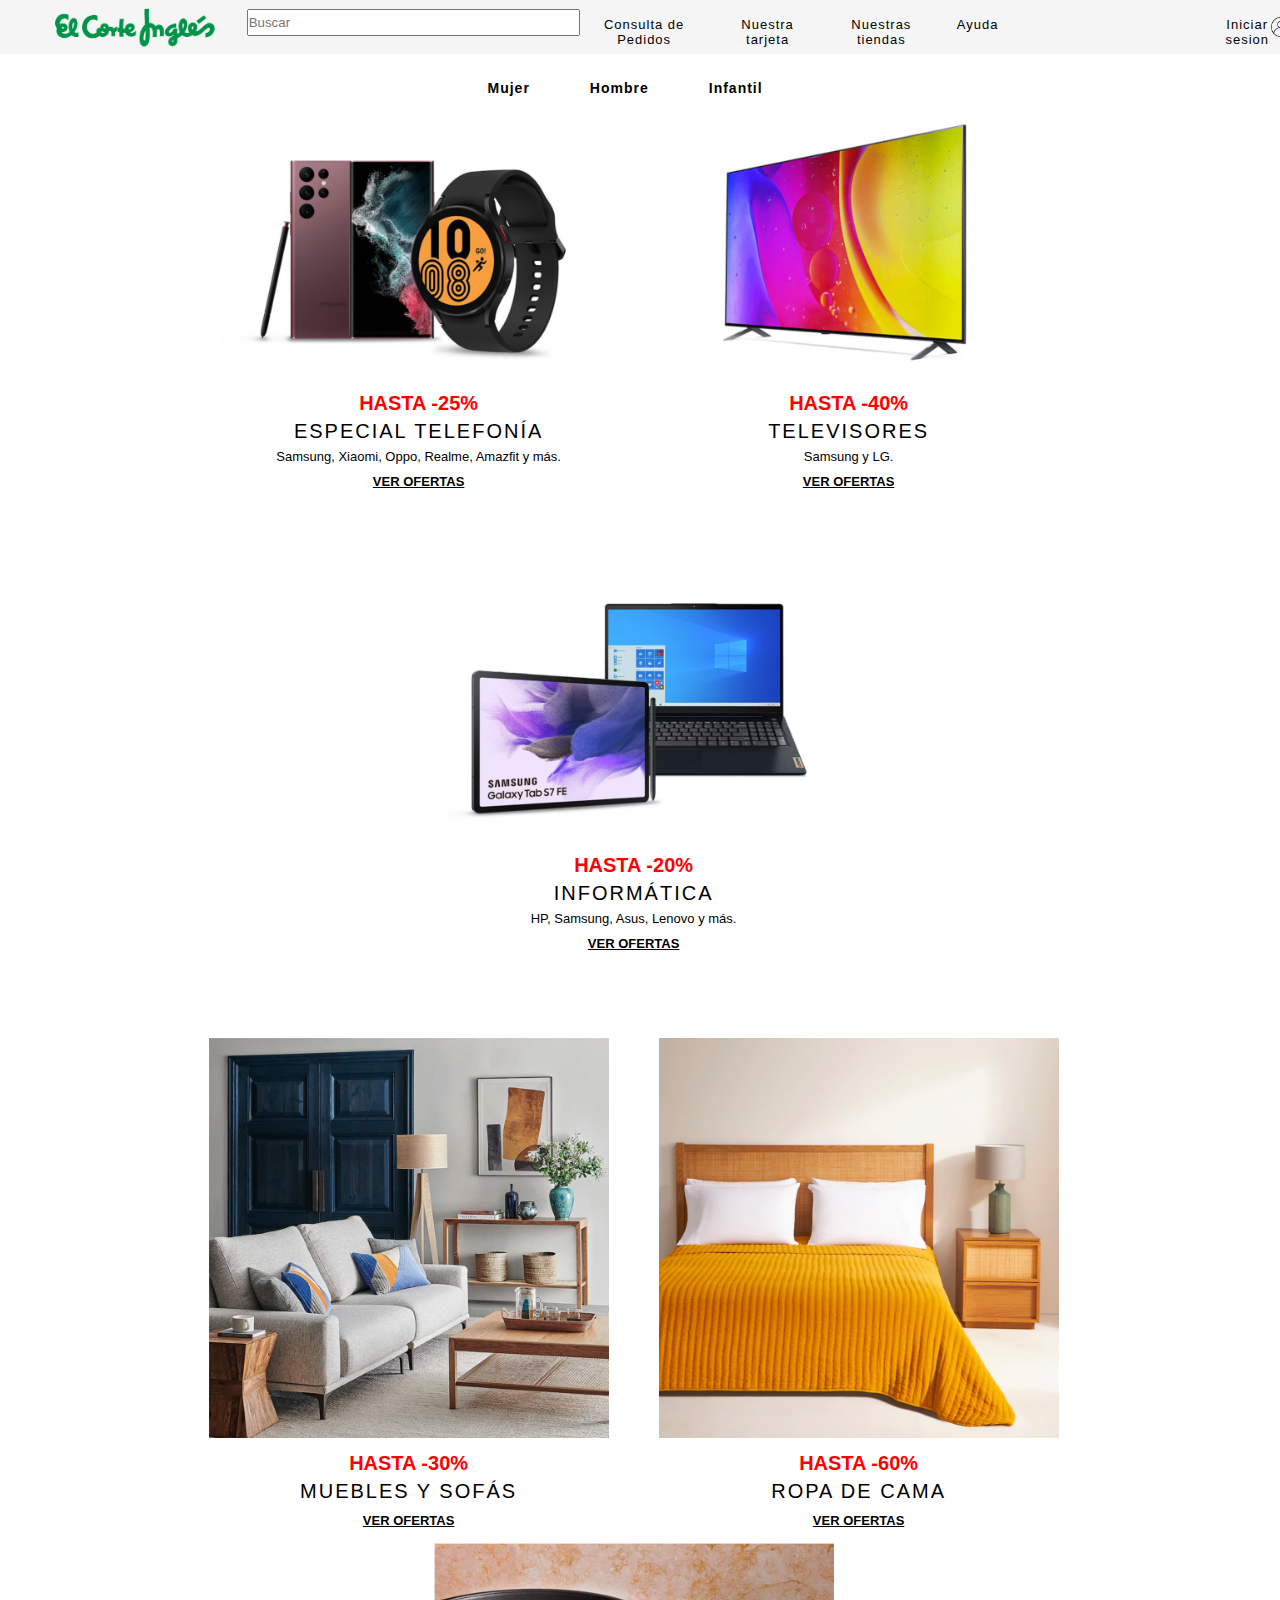
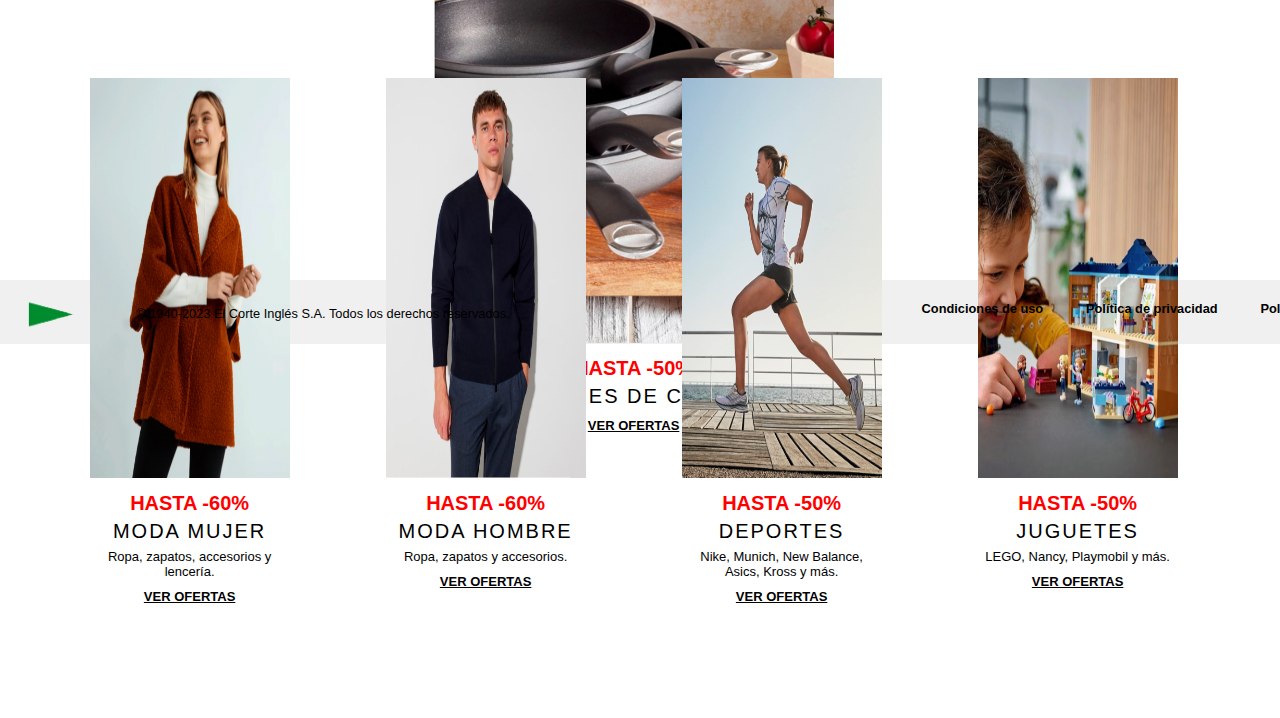
<file: Index.html>
<!DOCTYPE html>
<html lang="en">

<head>
    <meta charset="UTF-8">
    <meta http-equiv="X-UA-Compatible" content="IE=edge">
    <meta name="viewport" content="width=device-width, initial-scale=1.0">
    <link href="https://cdn.jsdelivr.net/npm/bootstrap@5.0.0-beta1/dist/css/bootstrap.min.css" rel="stylesheet"
        integrity="sha384-giJF6kkoqNQ00vy+HMDP7azOuL0xtbfIcaT9wjKHr8RbDVddVHyTfAAsrekwKmP1" crossorigin="anonymous">
    <link rel="Stylesheet" type="text/css" href="style.css">
    <title>Document</title>
    <script type="text/javascript" src="script.js"></script>
</head>

<body>
    <div class="Contenedor-Index">
        <header>
            <div class="contenedor-header">
                
                <div id="contenedor-logo">
                    <a href="Index.html">
                      
                        <img id="logotipo" src="Imagenes/logo.png">
                    </a>
                </div>

                <div id="cbusqueda">
                    <input id="busqueda" type="search" placeholder="Buscar">

                </div>
                <div id="cmenu">
                    <a href="Micuenta.html">
                        <p id="t1">Consulta de Pedidos</p>
                    </a>
                    <p id="t1">Nuestra tarjeta</p>
                    <p id="t1">Nuestras tiendas</p>
                    <p id="t1">Ayuda</p>
                    <img src="Imagenes/acceso.png" id="t22">
                    <a href="Iniciosesion.html">
                    <p id="t2">Iniciar sesion</p>
                </a>
                </div>

            </div>
            <nav class="contenedor-nav">
                <div id="contenedormujer">
                    <a href="Mujer.html">
                        <p id="t1-1">Mujer</p>
                    </a>
                </div>
                <a href="Hombre.html" class="enlachombre">
                    <div id=contenedorhombre>
                        <p id="t1-1">Hombre</p>
                </a>
    </div>
    <a href="Infantil.html">
        <div id="contenedorinfantil">
            <p id="t1-1">Infantil</p>
            <div id="t1-3">
                <a href="Iniciosesion.html">
                <img src="Imagenes/acceso.png">
            </a>
            </div>
            <div id="t1-4">
                <a href="Micuenta.html">
              
            </a>
            </div>
    </a>
    </div>
        <a href="Micuenta.html">
            <div id="contenedorpedidomovil">
                <p id="t1-1">Pedidos</p>
        </a>
            </div>
            <p id="t1-2">Inicio sesion</p>
            

    </nav>
    </header>


    <article class="container-articulosprin">
        <div id="art1">
            <img class="Imagenart1" src="Imagenes/art1.png">
            <p id="text-articulo">HASTA -25%</p>
            <p id="text-articulo2">ESPECIAL TELEFONÍA</p>
            <p id="text-articulo3">Samsung, Xiaomi, Oppo, Realme, Amazfit y más.</p>
            <p id="text-articulo4"><u>VER OFERTAS</u></p>
        </div>
        <div id="art1">
            <img class="Imagenart1" src="Imagenes/art2.png">
            <p id="text-articulo">HASTA -40%</p>
            <p id="text-articulo2">TELEVISORES</p>
            <p id="text-articulo3">Samsung y LG.</p>
            <p id="text-articulo4"><u>VER OFERTAS</u></p>
        </div>
        <div id="art1">
            <img class="Imagenart1" src="Imagenes/art3.png">
            <p id="text-articulo">HASTA -20%</p>
            <p id="text-articulo2">INFORMÁTICA</p>
            <p id="text-articulo3">HP, Samsung, Asus, Lenovo y más.</p>
            <p id="text-articulo4"><u>VER OFERTAS</u></p>
        </div>
    </article>


    <article class="container-articulosprin2">
        <div id="item1">
            <img class="Imagenart1" src="Imagenes/art4.png">
            <p id="text-articulo">HASTA -30%</p>
            <p id="text-articulo2">MUEBLES Y SOFÁS</p>
            <p id="text-articulo4"><u>VER OFERTAS</u></p>
        </div>
        <div id="item1">
            <img class="Imagenart1" src="Imagenes/art5.png">
            <p id="text-articulo">HASTA -60%</p>
            <p id="text-articulo2">ROPA DE CAMA</p>
            <p id="text-articulo4"><u>VER OFERTAS</u></p>
        </div>
        <div id="item1">
            <img class="Imagenart1" src="Imagenes/art6.png">
            <p id="text-articulo">HASTA -50%</p>
            <p id="text-articulo2">MENAJES DE COCINA</p>
            <p id="text-articulo4"><u>VER OFERTAS</u></p>
        </div>
    </article>

    <article>
        <div class="container-articulosprin3">
            <div class="item2">
                <img id="imagen" src="Imagenes/art7.png">
                <p id="text-articulo">HASTA -60%</p>
                <p id="text-articulo2">MODA MUJER</p>
                <p id="text-articulo3">Ropa, zapatos, accesorios y lencería.</p>
                <p id="text-articulo4"><u>VER OFERTAS</u></p>
            </div><br>
            <div class="item2">
                <img class="imagenprin3" src="Imagenes/art8.png">
                <p id="text-articulo">HASTA -60%</p>
                <p id="text-articulo2">MODA HOMBRE</p>
                <p id="text-articulo3">Ropa, zapatos y accesorios.</p>
                <p id="text-articulo4"><u>VER OFERTAS</u></p>
            </div><br>
            <div class="item2">
                <img class="imagenprin3" src="Imagenes/art9.jpeg">
                <p id="text-articulo">HASTA -50%</p>
                <p id="text-articulo2">DEPORTES</p>
                <p id="text-articulo3">Nike, Munich, New Balance, Asics, Kross y más.</p>
                <p id="text-articulo4"><u>VER OFERTAS</u></p>
            </div><br>
            <div class="item2">
                <img class="imagenprin3" src="Imagenes/art10.png">
                <p id="text-articulo">HASTA -50%</p>
                <p id="text-articulo2">JUGUETES</p>
                <p id="text-articulo3">LEGO, Nancy, Playmobil y más.</p>
                <p id="text-articulo4"><u>VER OFERTAS</u></p>
            </div>
        </div>
    </article>
    </div>


    <footer>
        <div class="contenedor-footer">
            <div class="texto1footer">
                <ul>
                    <li>Condiciones de uso</li>
                    <li>Política de privacidad</li>
                    <li>Política de Cookies</li>
                </ul>
            </div>
            <img src="Imagenes/logofooter.png" class="logofooter">
            <p class="texto-footer">© 1940-2023 El Corte Inglés S.A. Todos los derechos reservados.</p>
        </div>
    </footer>
   

    <script src="https://cdn.jsdelivr.net/npm/@popperjs/core@2.5.4/dist/umd/popper.min.js"
        integrity="sha384-q2kxQ16AaE6UbzuKqyBE9/u/KzioAlnx2maXQHiDX9d4/zp8Ok3f+M7DPm+Ib6IU"
        crossorigin="anonymous"></script>
    <script src="https://cdn.jsdelivr.net/npm/bootstrap@5.0.0-beta1/dist/js/bootstrap.min.js"
        integrity="sha384-pQQkAEnwaBkjpqZ8RU1fF1AKtTcHJwFl3pblpTlHXybJjHpMYo79HY3hIi4NKxyj"
        crossorigin="anonymous"></script>
    <script>
        function myFunction() {
            document.getElementById("myDropdown").classList.toggle("show");
        }


        window.onclick = function (event) {
            if (!event.target.matches('.dropbtn')) {
                var dropdowns = document.getElementsByClassName("dropdown-content");
                var i;
                for (i = 0; i < dropdowns.length; i++) {
                    var openDropdown = dropdowns[i];
                    if (openDropdown.classList.contains('show')) {
                        openDropdown.classList.remove('show');
                    }
                }
            }
        }
    </script>
</body>

</html>
</file>
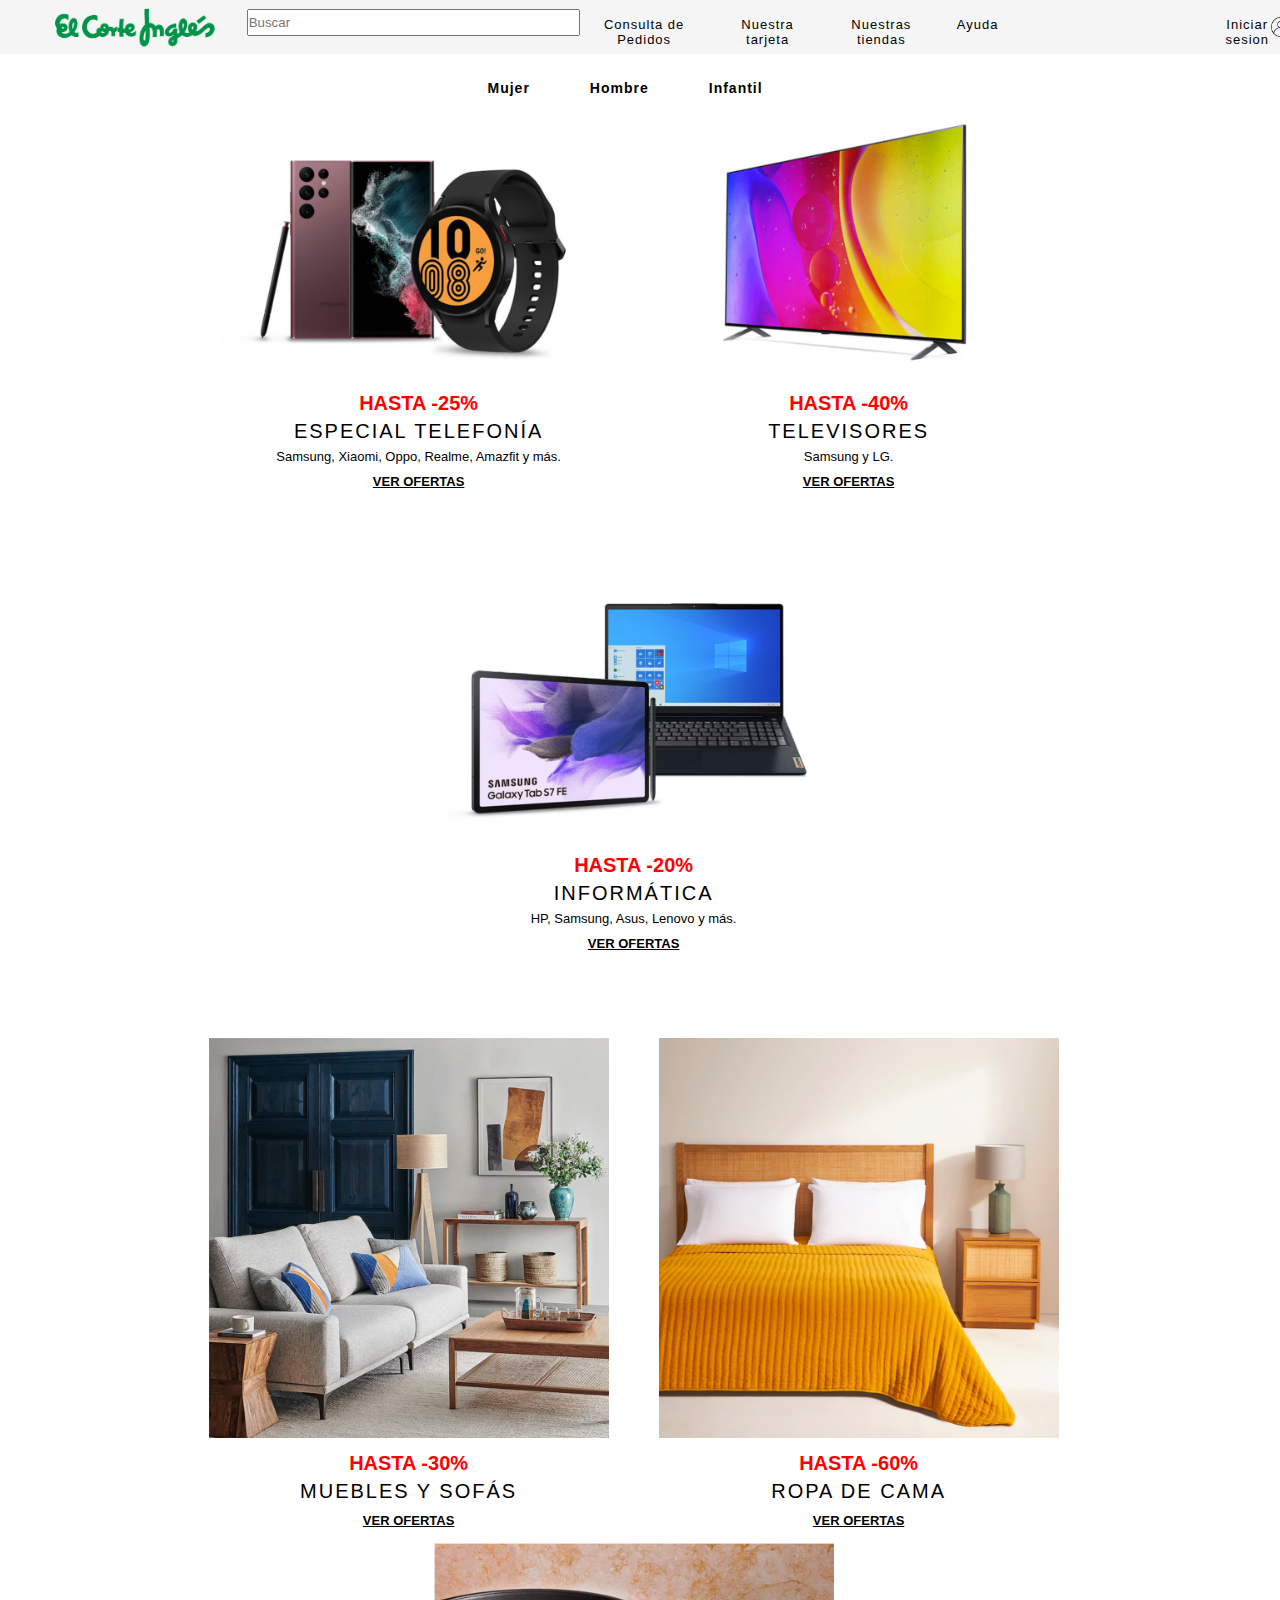
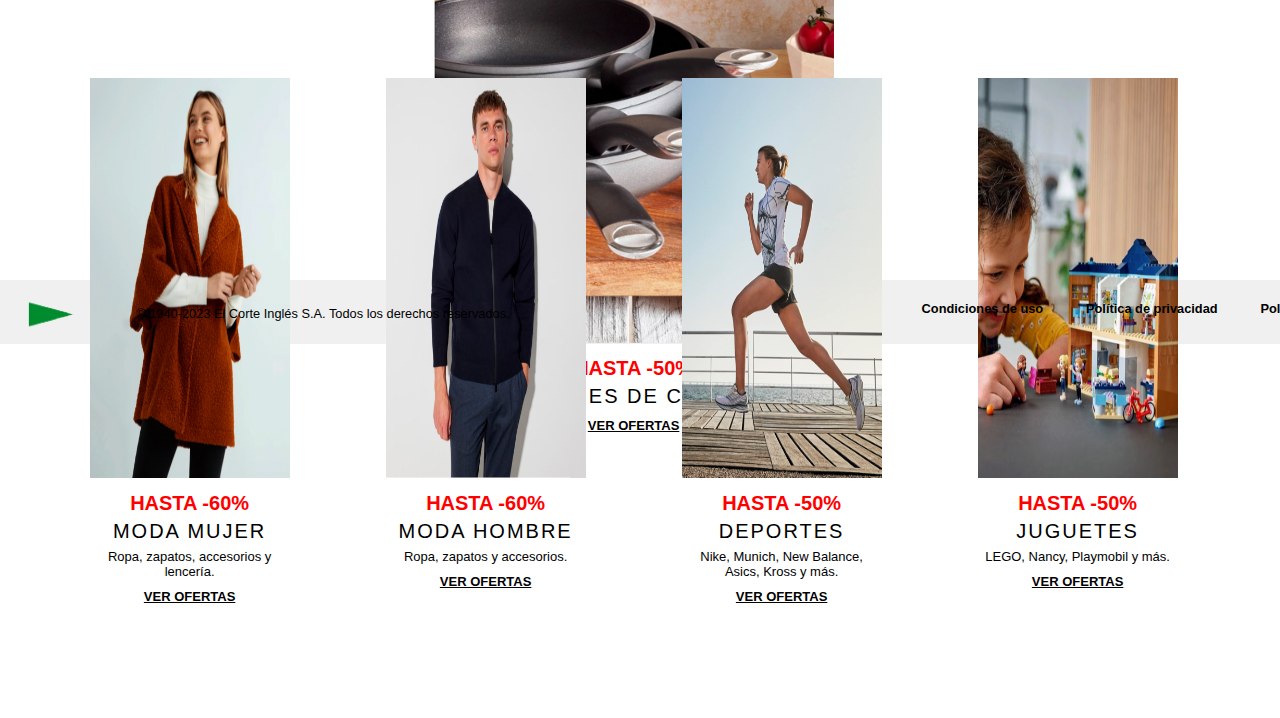
<file: index.html>
<!DOCTYPE html>
<html lang="en">

<head>
    <meta charset="UTF-8">
    <meta http-equiv="X-UA-Compatible" content="IE=edge">
    <meta name="viewport" content="width=device-width, initial-scale=1.0">
    <link href="https://cdn.jsdelivr.net/npm/bootstrap@5.0.0-beta1/dist/css/bootstrap.min.css" rel="stylesheet"
        integrity="sha384-giJF6kkoqNQ00vy+HMDP7azOuL0xtbfIcaT9wjKHr8RbDVddVHyTfAAsrekwKmP1" crossorigin="anonymous">
    <link rel="Stylesheet" type="text/css" href="style.css">
    <title>Document</title>
    <script type="text/javascript" src="script.js"></script>
</head>

<body>
    <div class="Contenedor-Index">
        <header>
            <div class="contenedor-header">
                
                <div id="contenedor-logo">
                    <a href="Index.html">
                      
                        <img id="logotipo" src="Imagenes/logo.png">
                    </a>
                </div>

                <div id="cbusqueda">
                    <input id="busqueda" type="search" placeholder="Buscar">

                </div>
                <div id="cmenu">
                    <a href="Micuenta.html">
                        <p id="t1">Consulta de Pedidos</p>
                    </a>
                    <p id="t1">Nuestra tarjeta</p>
                    <p id="t1">Nuestras tiendas</p>
                    <p id="t1">Ayuda</p>
                    <img src="Imagenes/acceso.png" id="t22">
                    <a href="Iniciosesion.html">
                    <p id="t2">Iniciar sesion</p>
                </a>
                </div>

            </div>
            <nav class="contenedor-nav">
                <div id="contenedormujer">
                    <a href="Mujer.html">
                        <p id="t1-1">Mujer</p>
                    </a>
                </div>
                <a href="Hombre.html" class="enlachombre">
                    <div id=contenedorhombre>
                        <p id="t1-1">Hombre</p>
                </a>
    </div>
    <a href="Infantil.html">
        <div id="contenedorinfantil">
            <p id="t1-1">Infantil</p>
            <div id="t1-3">
                <a href="Iniciosesion.html">
                <img src="Imagenes/acceso.png">
            </a>
            </div>
            <div id="t1-4">
                <a href="Micuenta.html">
              
            </a>
            </div>
    </a>
    </div>
        <a href="Micuenta.html">
            <div id="contenedorpedidomovil">
                <p id="t1-1">Pedidos</p>
        </a>
            </div>
            <p id="t1-2">Inicio sesion</p>
            

    </nav>
    </header>


    <article class="container-articulosprin">
        <div id="art1">
            <img class="Imagenart1" src="Imagenes/art1.png">
            <p id="text-articulo">HASTA -25%</p>
            <p id="text-articulo2">ESPECIAL TELEFONÍA</p>
            <p id="text-articulo3">Samsung, Xiaomi, Oppo, Realme, Amazfit y más.</p>
            <p id="text-articulo4"><u>VER OFERTAS</u></p>
        </div>
        <div id="art1">
            <img class="Imagenart1" src="Imagenes/art2.png">
            <p id="text-articulo">HASTA -40%</p>
            <p id="text-articulo2">TELEVISORES</p>
            <p id="text-articulo3">Samsung y LG.</p>
            <p id="text-articulo4"><u>VER OFERTAS</u></p>
        </div>
        <div id="art1">
            <img class="Imagenart1" src="Imagenes/art3.png">
            <p id="text-articulo">HASTA -20%</p>
            <p id="text-articulo2">INFORMÁTICA</p>
            <p id="text-articulo3">HP, Samsung, Asus, Lenovo y más.</p>
            <p id="text-articulo4"><u>VER OFERTAS</u></p>
        </div>
    </article>


    <article class="container-articulosprin2">
        <div id="item1">
            <img class="Imagenart1" src="Imagenes/art4.png">
            <p id="text-articulo">HASTA -30%</p>
            <p id="text-articulo2">MUEBLES Y SOFÁS</p>
            <p id="text-articulo4"><u>VER OFERTAS</u></p>
        </div>
        <div id="item1">
            <img class="Imagenart1" src="Imagenes/art5.png">
            <p id="text-articulo">HASTA -60%</p>
            <p id="text-articulo2">ROPA DE CAMA</p>
            <p id="text-articulo4"><u>VER OFERTAS</u></p>
        </div>
        <div id="item1">
            <img class="Imagenart1" src="Imagenes/art6.png">
            <p id="text-articulo">HASTA -50%</p>
            <p id="text-articulo2">MENAJES DE COCINA</p>
            <p id="text-articulo4"><u>VER OFERTAS</u></p>
        </div>
    </article>

    <article>
        <div class="container-articulosprin3">
            <div class="item2">
                <img id="imagen" src="Imagenes/art7.png">
                <p id="text-articulo">HASTA -60%</p>
                <p id="text-articulo2">MODA MUJER</p>
                <p id="text-articulo3">Ropa, zapatos, accesorios y lencería.</p>
                <p id="text-articulo4"><u>VER OFERTAS</u></p>
            </div><br>
            <div class="item2">
                <img class="imagenprin3" src="Imagenes/art8.png">
                <p id="text-articulo">HASTA -60%</p>
                <p id="text-articulo2">MODA HOMBRE</p>
                <p id="text-articulo3">Ropa, zapatos y accesorios.</p>
                <p id="text-articulo4"><u>VER OFERTAS</u></p>
            </div><br>
            <div class="item2">
                <img class="imagenprin3" src="Imagenes/art9.jpeg">
                <p id="text-articulo">HASTA -50%</p>
                <p id="text-articulo2">DEPORTES</p>
                <p id="text-articulo3">Nike, Munich, New Balance, Asics, Kross y más.</p>
                <p id="text-articulo4"><u>VER OFERTAS</u></p>
            </div><br>
            <div class="item2">
                <img class="imagenprin3" src="Imagenes/art10.png">
                <p id="text-articulo">HASTA -50%</p>
                <p id="text-articulo2">JUGUETES</p>
                <p id="text-articulo3">LEGO, Nancy, Playmobil y más.</p>
                <p id="text-articulo4"><u>VER OFERTAS</u></p>
            </div>
        </div>
    </article>
    </div>


    <footer>
        <div class="contenedor-footer">
            <div class="texto1footer">
                <ul>
                    <li>Condiciones de uso</li>
                    <li>Política de privacidad</li>
                    <li>Política de Cookies</li>
                </ul>
            </div>
            <img src="Imagenes/logofooter.png" class="logofooter">
            <p class="texto-footer">© 1940-2023 El Corte Inglés S.A. Todos los derechos reservados.</p>
        </div>
    </footer>
   

    <script src="https://cdn.jsdelivr.net/npm/@popperjs/core@2.5.4/dist/umd/popper.min.js"
        integrity="sha384-q2kxQ16AaE6UbzuKqyBE9/u/KzioAlnx2maXQHiDX9d4/zp8Ok3f+M7DPm+Ib6IU"
        crossorigin="anonymous"></script>
    <script src="https://cdn.jsdelivr.net/npm/bootstrap@5.0.0-beta1/dist/js/bootstrap.min.js"
        integrity="sha384-pQQkAEnwaBkjpqZ8RU1fF1AKtTcHJwFl3pblpTlHXybJjHpMYo79HY3hIi4NKxyj"
        crossorigin="anonymous"></script>
    <script>
        function myFunction() {
            document.getElementById("myDropdown").classList.toggle("show");
        }


        window.onclick = function (event) {
            if (!event.target.matches('.dropbtn')) {
                var dropdowns = document.getElementsByClassName("dropdown-content");
                var i;
                for (i = 0; i < dropdowns.length; i++) {
                    var openDropdown = dropdowns[i];
                    if (openDropdown.classList.contains('show')) {
                        openDropdown.classList.remove('show');
                    }
                }
            }
        }
    </script>
</body>

</html>
</file>
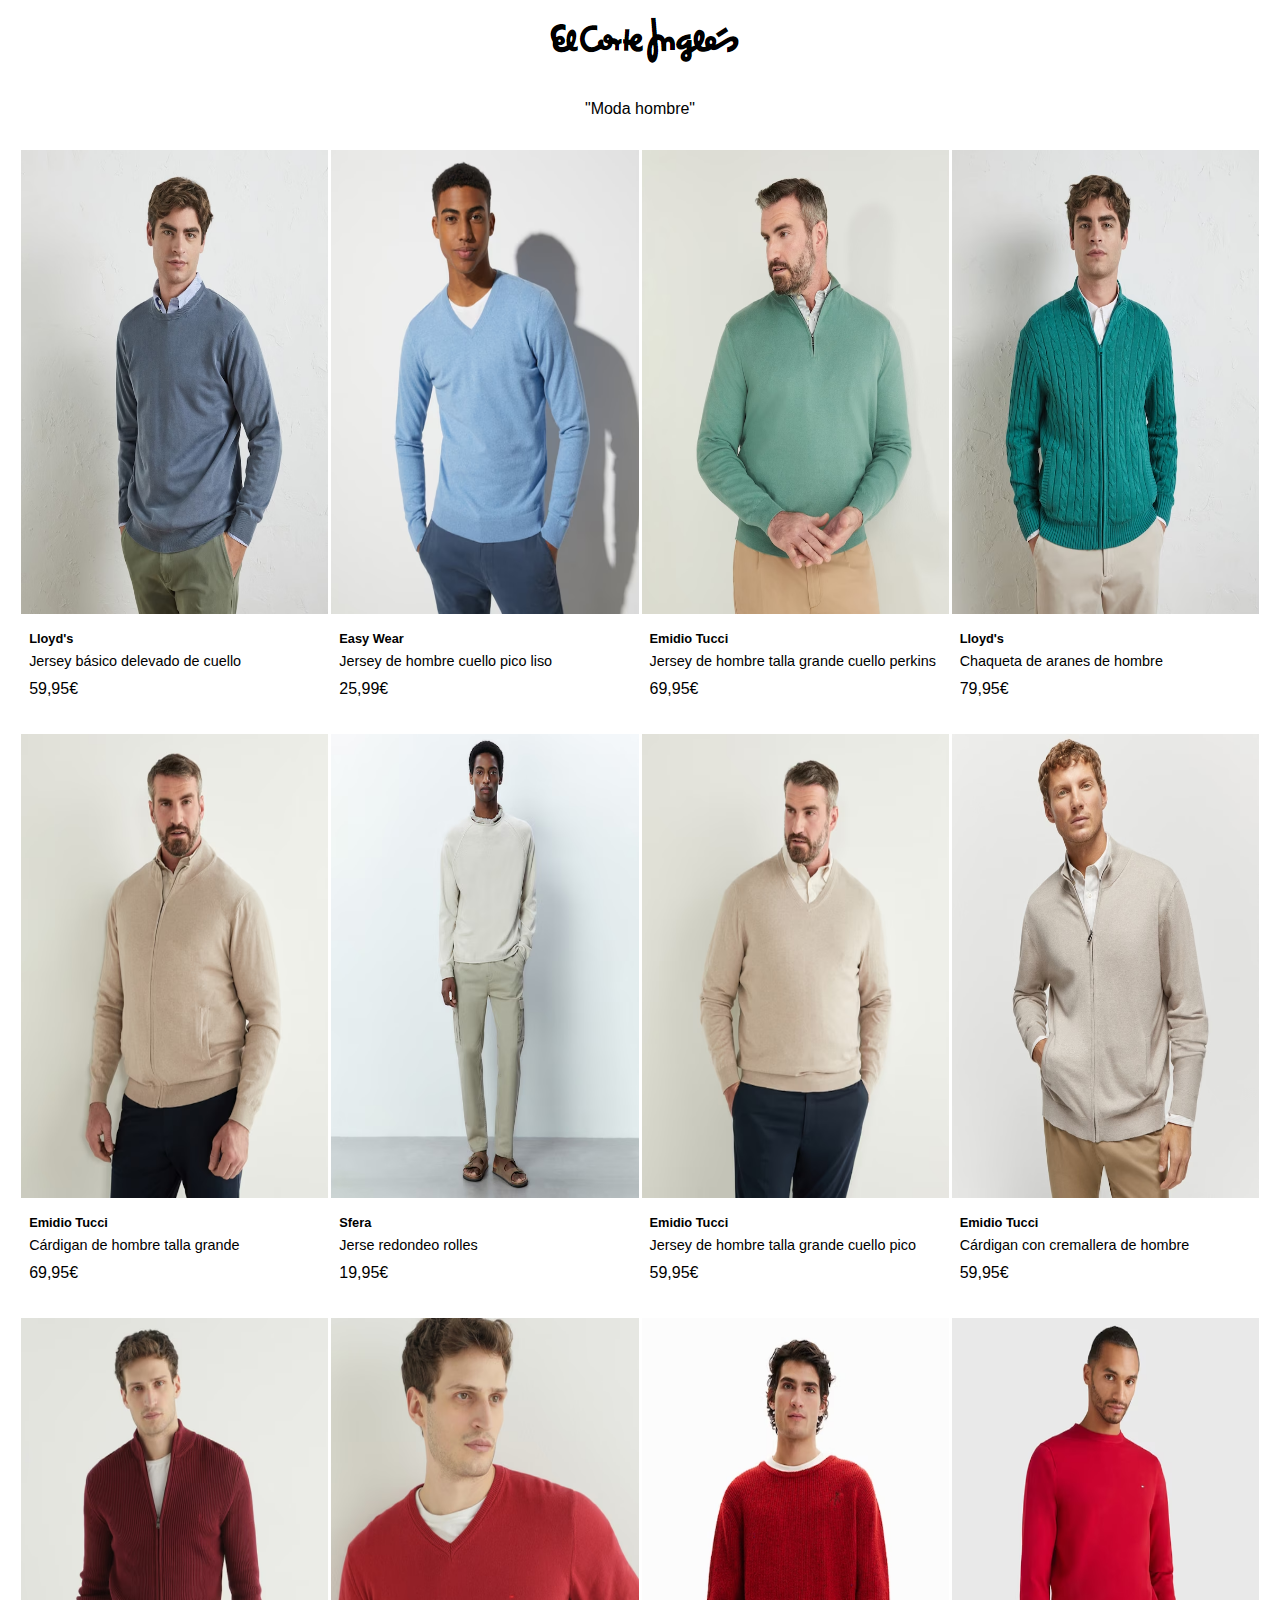
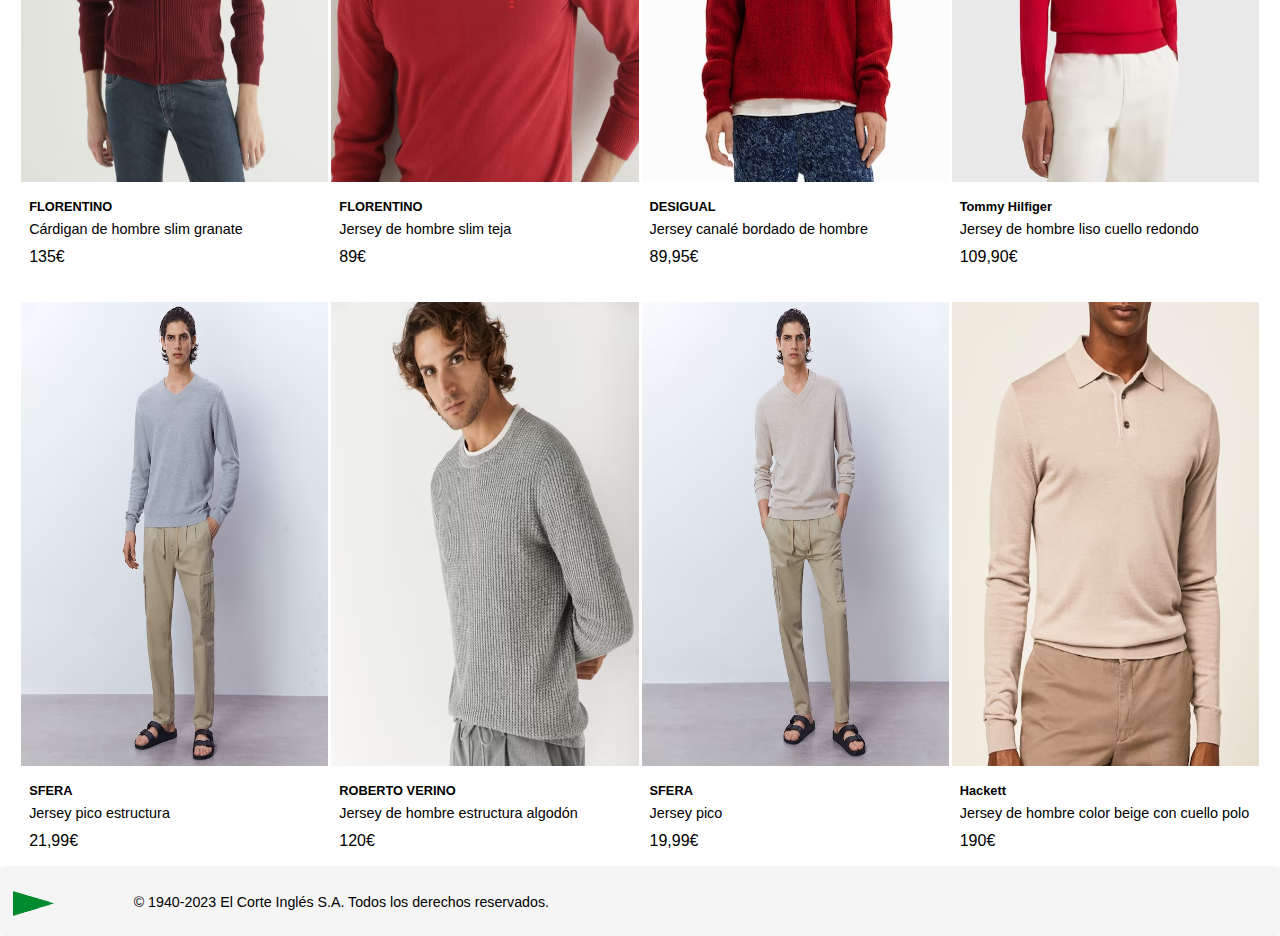
<file: Comprahombre1.html>
<!DOCTYPE html>
<html lang="en">
<head>
    <meta charset="UTF-8">
    <meta http-equiv="X-UA-Compatible" content="IE=edge">
    <meta name="viewport" content="width=device-width, initial-scale=1.0">
    <link rel="stylesheet" type="text/css" href="style.css">
    <title>Punto Y Jerséis tricot basico</title>
</head>
<body class="grid-container">
    <header class="header">
        <a href="Index.html">
            <img src="Imagenes/logo-index-mujer.png" class="nuevologo">
        </a>
    </header>
    <nav class="navbarunderwater">
        <p class="modamujertexto">"Moda hombre"</p>
    </nav>
    <main class="main">
        <div class="container-flex">
            <div class="item1">
                <img src="Imagenes/h1.png" class="m1">
                <p class="textm1">Lloyd's</p>
                <p class="text2m1">Jersey básico delevado de cuello</p>
                <p class="preciom1">59,95€</p>
            </div>
            <div class="item1">
                <img src="Imagenes/h2.png" class="m1">
                <p class="textm1">Easy Wear</p>
                <p class="text2m1">Jersey de hombre cuello pico liso</p>
                <p class="preciom1">25,99€</p>
            </div>
            <div class="item1">
                <img src="Imagenes/h3.png" class="m1">
                <p class="textm1">Emidio Tucci</p>
                <p class="text2m1">Jersey de hombre talla grande cuello perkins</p>
                <p class="preciom1">69,95€</p>
            </div>
            <div class="item1">
                <img src="Imagenes/h4.png" class="m1">
                <p class="textm1">Lloyd's</p>
                <p class="text2m1">Chaqueta de aranes de hombre</p>
                <p class="preciom1">79,95€</p>
            </div>
            <div class="item1">
                <img src="Imagenes/h5.avif" class="m1">
                <p class="textm1">Emidio Tucci</p>
                <p class="text2m1">Cárdigan de hombre talla grande</p>
                <p class="preciom1">69,95€</p>
            </div>
            <div class="item1">
                <img src="Imagenes/h6.avif" class="m1">
                <p class="textm1">Sfera</p>
                <p class="text2m1">Jerse redondeo rolles</p>
                <p class="preciom1">19,95€</p>
            </div>
            <div class="item1">
                <img src="Imagenes/h7.avif" class="m1">
                <p class="textm1">Emidio Tucci</p>
                <p class="text2m1">Jersey de hombre talla grande cuello pico</p>
                <p class="preciom1">59,95€</p>
            </div>
            <div class="item1">
                <img src="Imagenes/h8.avif" class="m1">
                <p class="textm1">Emidio Tucci</p>
                <p class="text2m1">Cárdigan con cremallera de hombre</p>
                <p class="preciom1">59,95€</p>
            </div>
            <div class="item1">
                <img src="Imagenes/h9.avif" class="m1">
                <p class="textm1">FLORENTINO</p>
                <p class="text2m1">Cárdigan de hombre slim granate</p>
                <p class="preciom1">135€</p>
            </div>
            <div class="item1">
                <img src="Imagenes/h10.avif" class="m1">
                <p class="textm1">FLORENTINO</p>
                <p class="text2m1">Jersey de hombre slim teja</p>
                <p class="preciom1">89€</p>
            </div>
            <div class="item1">
                <img src="Imagenes/h11.avif" class="m1">
                <p class="textm1">DESIGUAL</p>
                <p class="text2m1">Jersey canalé bordado de hombre</p>
                <p class="preciom1">89,95€</p>
            </div>
            <div class="item1">
                <img src="Imagenes/h12.avif" class="m1">
                <p class="textm1">Tommy Hilfiger</p>
                <p class="text2m1">Jersey de hombre liso cuello redondo</p>
                <p class="preciom1">109,90€</p>
            </div>
            <div class="item1">
                <img src="Imagenes/h13.avif" class="m1">
                <p class="textm1">SFERA</p>
                <p class="text2m1">Jersey pico estructura</p>
                <p class="preciom1">21,99€</p>
            </div>
            <div class="item1">
                <img src="Imagenes/h14.avif" class="m1">
                <p class="textm1">ROBERTO VERINO</p>
                <p class="text2m1">Jersey de hombre estructura algodón</p>
                <p class="preciom1">120€</p>
            </div>
            <div class="item1">
                <img src="Imagenes/h15.avif" class="m1">
                <p class="textm1">SFERA</p>
                <p class="text2m1">Jersey pico</p>
                <p class="preciom1">19,99€</p>
            </div>
            <div class="item1">
                <img src="Imagenes/h16.avif" class="m1">
                <p class="textm1">Hackett</p>
                <p class="text2m1">Jersey de hombre color beige con cuello polo</p>
                <p class="preciom1">190€</p>
            </div>
            
        </div>
    </main>
    
    <footer class="footerunderwater">
        <div class="cajafoo1">
            <img src="Imagenes/logofooter.png" class="logofooterunderwater">
            <p class="texto-footer-movilunderwater">© 1940-2023 El Corte Inglés S.A. Todos los derechos reservados.</p>
        </div>
        <div class="cajafoo2"></div>
            
       
    </footer>
</body>
</html>
</file>
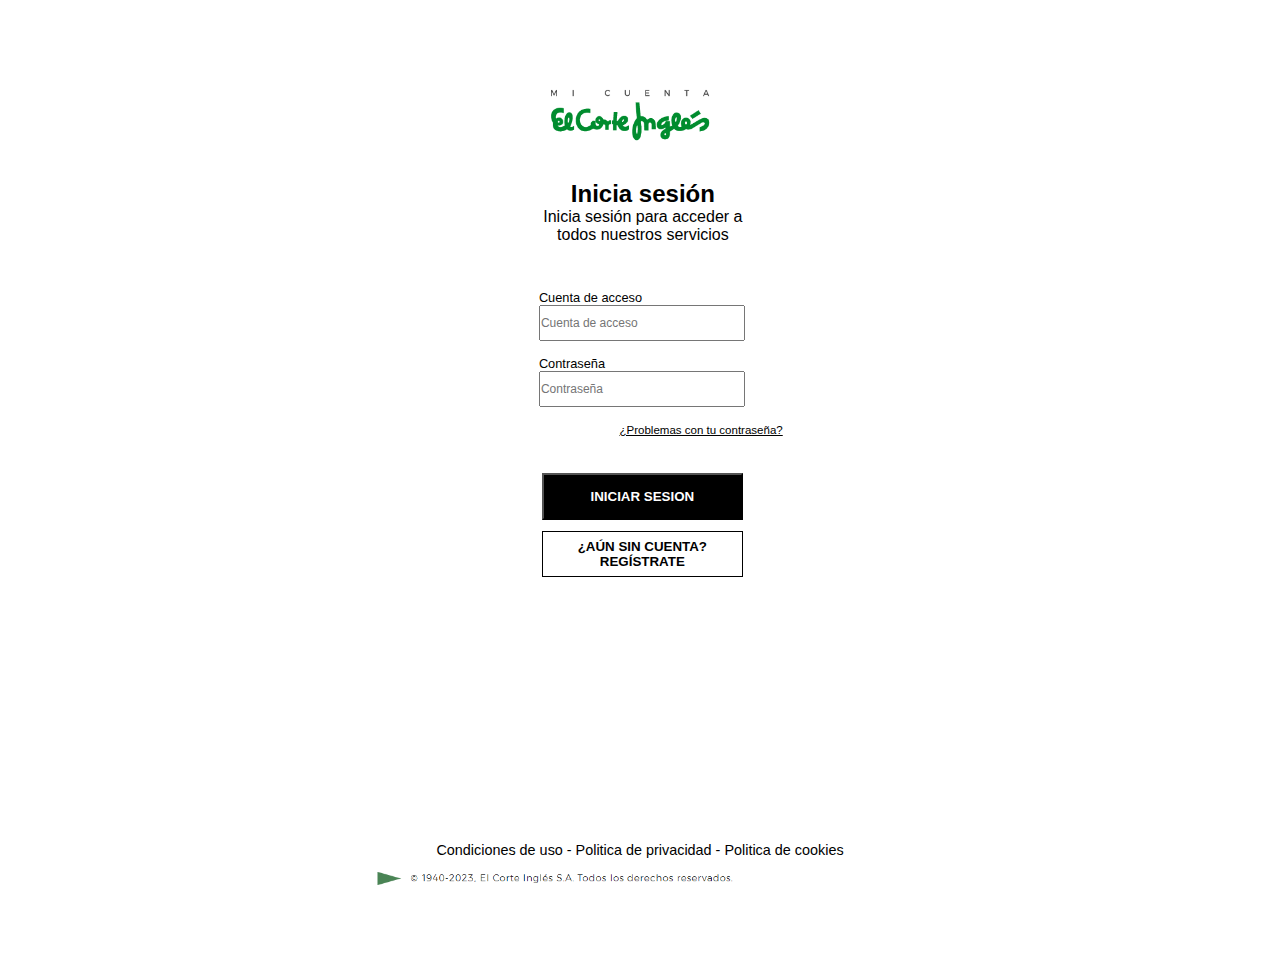
<file: Iniciosesion.html>
<!DOCTYPE html>
<html lang="en">

<head>
    <meta charset="UTF-8">
    <meta http-equiv="X-UA-Compatible" content="IE=edge">
    <meta name="viewport" content="width=device-width, initial-scale=1.0">
    <link href="https://cdn.jsdelivr.net/npm/bootstrap@5.0.0-beta1/dist/css/bootstrap.min.css" rel="stylesheet"
        integrity="sha384-giJF6kkoqNQ00vy+HMDP7azOuL0xtbfIcaT9wjKHr8RbDVddVHyTfAAsrekwKmP1" crossorigin="anonymous">
    <link rel="Stylesheet" type="text/css" href="style.css">
    <title>Mode Mujer El Corte Ingles</title>
    <script type="text/javascript" src="script.js"></script>
</head>

<body>

    <div class="container-micuenta">

        <a href="Index.html">
        <div class="logomicuenta"></div>
    </a>
        <div class="parrafomicuenta">
            <p class="p1">Inicia sesión</p>
            <p class="p2">Inicia sesión para acceder a todos nuestros servicios</p>
        </div>
        <div class="formulario">
            <form>
                <label for="correo" class="labelcorreo">Cuenta de acceso</label><br>
                <input type="email" class="correo" placeholder="Cuenta de acceso" style="font-size: 12px;"><br><br>
                <label for="numpedido" class="labelnum">Contraseña</label><br>
                <input type="text" class="numpedido" placeholder="Contraseña" style="font-size: 12px;">
                <p class="textoproblemacontra"><u>¿Problemas con tu contraseña?</u></p>
                <button class="botonmicuenta">INICIAR SESION</button>
                <button class="botonmicuenta2">¿AÚN SIN CUENTA? REGÍSTRATE</button>
            </form>
        </div>


    </div>
<footer>
    <div class="footermicuenta">
        <p>Condiciones de uso - Politica de privacidad - Politica de cookies</p>
        <img src="Imagenes/footermicuenta.png" class="footermicuentapng">
    </div>
</footer>


</body>

</html>
</file>
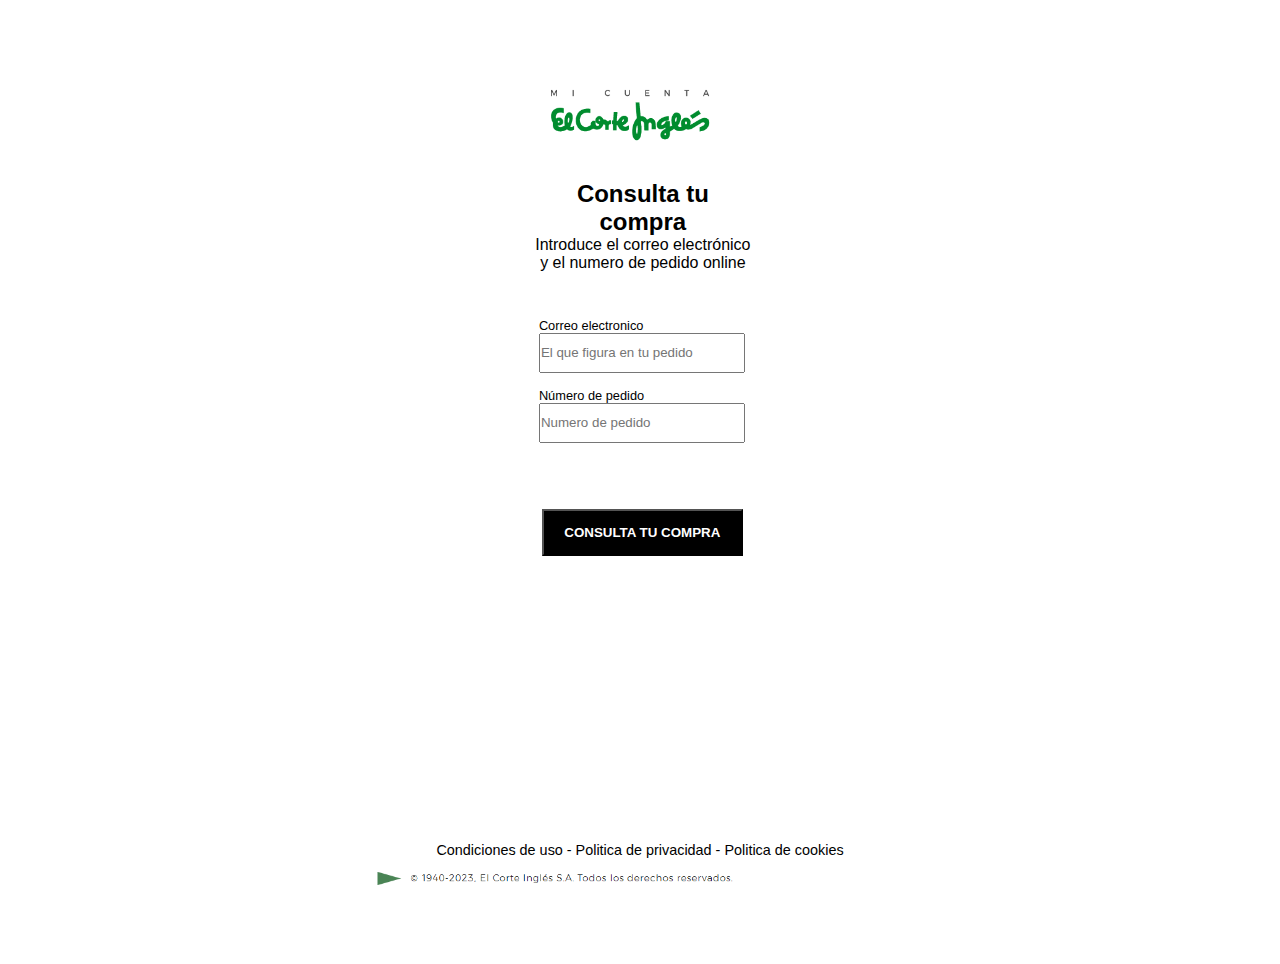
<file: Micuenta.html>
<!DOCTYPE html>
<html lang="en">

<head>
    <meta charset="UTF-8">
    <meta http-equiv="X-UA-Compatible" content="IE=edge">
    <meta name="viewport" content="width=device-width, initial-scale=1.0">
    <link href="https://cdn.jsdelivr.net/npm/bootstrap@5.0.0-beta1/dist/css/bootstrap.min.css" rel="stylesheet"
        integrity="sha384-giJF6kkoqNQ00vy+HMDP7azOuL0xtbfIcaT9wjKHr8RbDVddVHyTfAAsrekwKmP1" crossorigin="anonymous">
    <link rel="Stylesheet" type="text/css" href="style.css">
    <title>Mode Mujer El Corte Ingles</title>
    <script type="text/javascript" src="script.js"></script>
</head>

<body>

    <div class="container-micuenta">

        <a href="Index.html">
        <div class="logomicuenta"></div>
    </a>
        <div class="parrafomicuenta">
            <p class="p1">Consulta tu compra</p>
            <p class="p2">Introduce el correo electrónico y el numero de pedido online</p>
        </div>
        <div class="formulario">
            <form>
                <label for="correo" class="labelcorreo">Correo electronico</label><br>
                <input type="email" class="correo" placeholder="El que figura en tu pedido"><br><br>
                <label for="numpedido" class="labelnum">Número de pedido</label><br>
                <input type="text" class="numpedido" placeholder="Numero de pedido">
                <button class="botonmicuenta">CONSULTA TU COMPRA</button>
            </form>
        </div>


    </div>
<footer>
    <div class="footermicuenta">
        <p>Condiciones de uso - Politica de privacidad - Politica de cookies</p>
        <img src="Imagenes/footermicuenta.png" class="footermicuentapng">
    </div>
</footer>


</body>

</html>
</file>
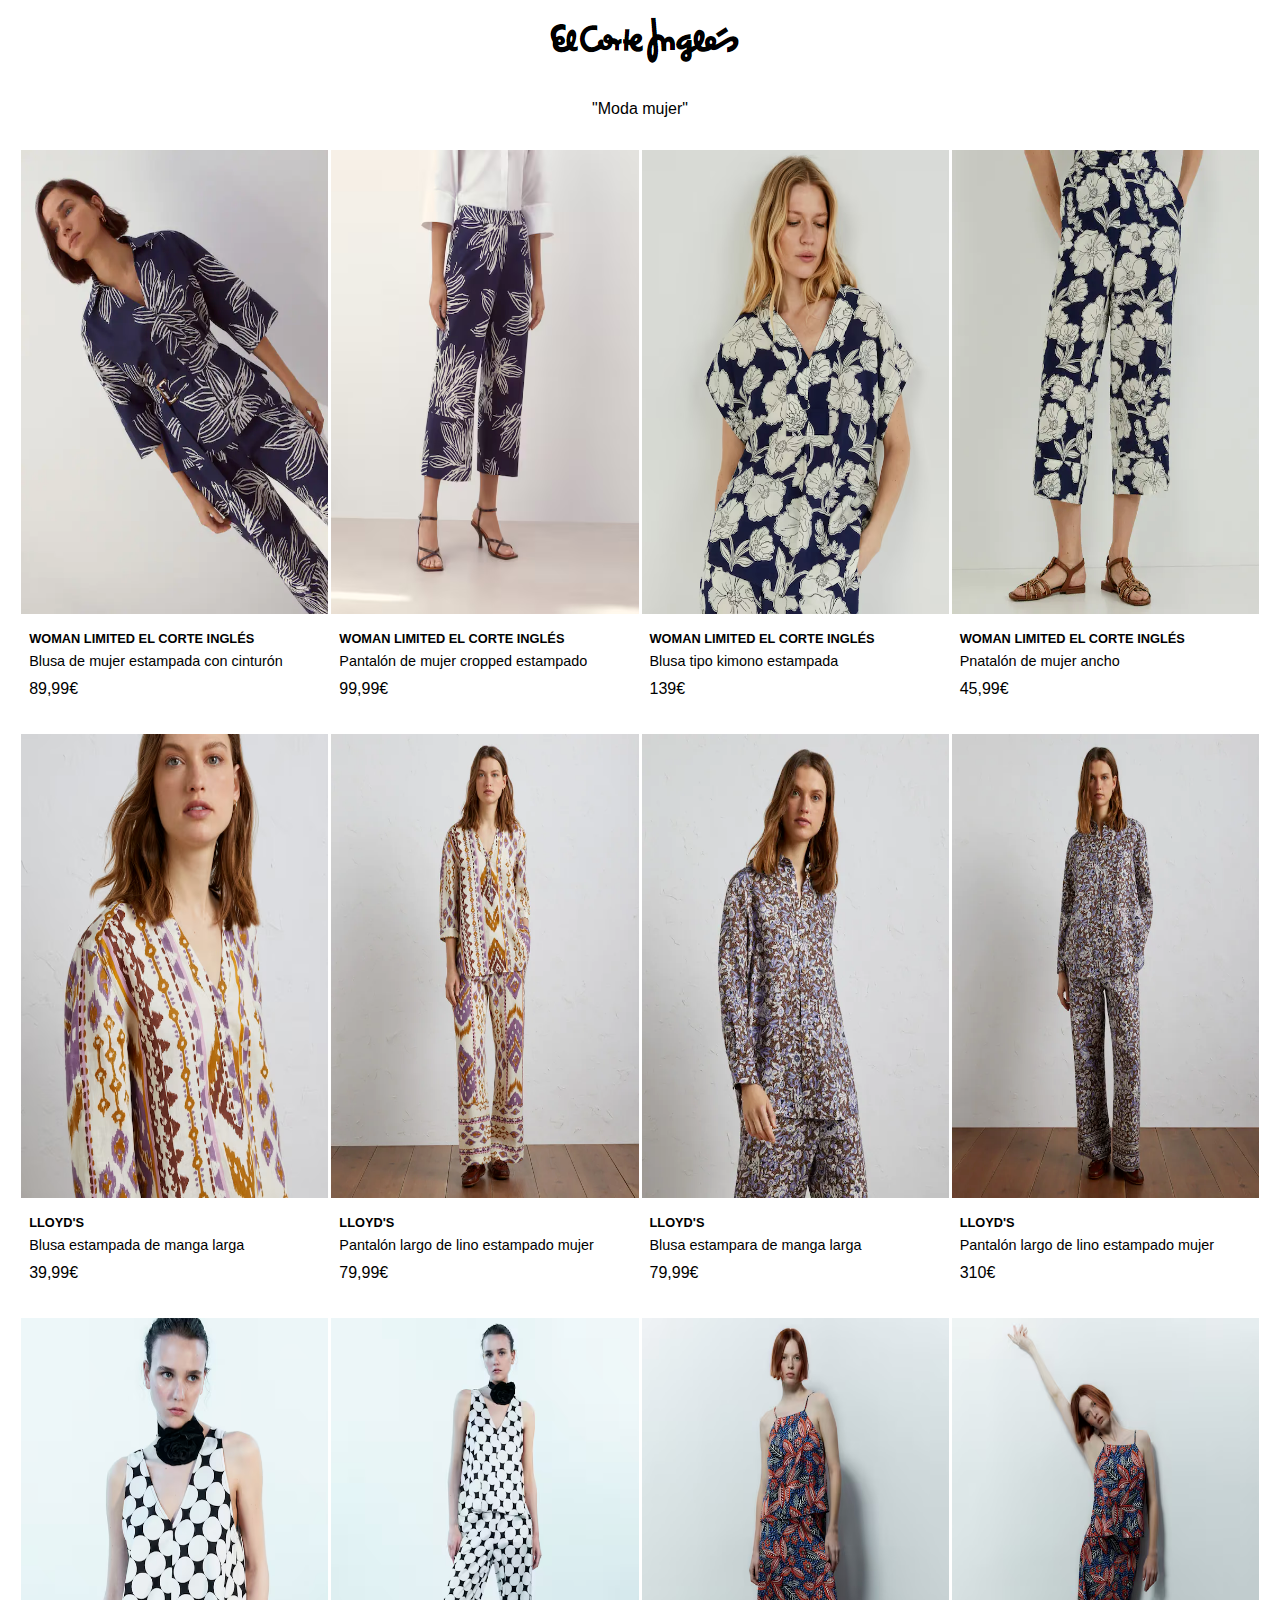
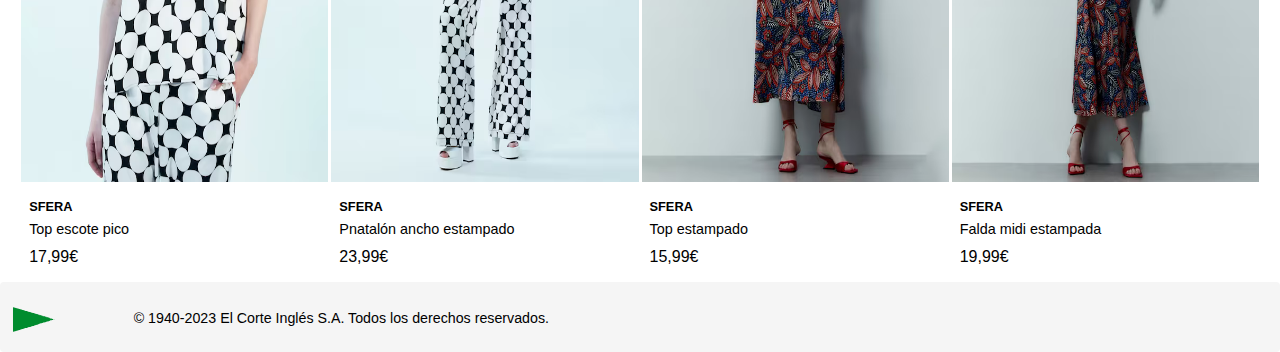
<file: Totalook.html>
<!DOCTYPE html>
<html lang="en">
<head>
    <meta charset="UTF-8">
    <meta http-equiv="X-UA-Compatible" content="IE=edge">
    <meta name="viewport" content="width=device-width, initial-scale=1.0">
    <link rel="stylesheet" type="text/css" href="style.css">
    <title>Document</title>
</head>
<body class="grid-container">
    <header class="header">
        <a href="Index.html">
            <img src="Imagenes/logo-index-mujer.png" class="nuevologo">
        </a>
    </header>
    <nav class="navbarunderwater">
        <p class="modamujertexto">"Moda mujer"</p>
    </nav>
    <main class="main">
        <div class="container-flex">
            <div class="item1">
                <img src="Imagenes/m13.png" class="m1">
                <p class="textm1">WOMAN LIMITED EL CORTE INGLÉS</p>
                <p class="text2m1">Blusa de mujer estampada con cinturón</p>
                <p class="preciom1">89,99€</p>

            </div>
            <div class="item1">
                <img src="Imagenes/m14.png" class="m1">
                <p class="textm1">WOMAN LIMITED EL CORTE INGLÉS</p>
                <p class="text2m1">Pantalón de mujer cropped estampado</p>
                <p class="preciom1">99,99€</p>
            </div>
            <div class="item1">
                <img src="Imagenes/m15.png" class="m1">
                <p class="textm1">WOMAN LIMITED EL CORTE INGLÉS</p>
                <p class="text2m1">Blusa tipo kimono estampada</p>
                <p class="preciom1">139€</p>
            </div>
            <div class="item1">
                <img src="Imagenes/m16.png" class="m1">
                <p class="textm1">WOMAN LIMITED EL CORTE INGLÉS</p>
                <p class="text2m1">Pnatalón de mujer ancho</p>
                <p class="preciom1">45,99€</p>
            </div>
            <div class="item1">
                <img src="Imagenes/m17.png" class="m1">
                <p class="textm1">LLOYD'S</p>
                <p class="text2m1">Blusa estampada de manga larga</p>
                <p class="preciom1">39,99€</p>
            </div>
            <div class="item1">
                <img src="Imagenes/m18.png" class="m1">
                <p class="textm1">LLOYD'S</p>
                <p class="text2m1">Pantalón largo de lino estampado mujer</p>
                <p class="preciom1">79,99€</p>
            </div>
            <div class="item1">
                <img src="Imagenes/m19.png" class="m1">
                <p class="textm1">LLOYD'S</p>
                <p class="text2m1">Blusa estampara de manga larga</p>
                <p class="preciom1">79,99€</p>
            </div>
            <div class="item1">
                <img src="Imagenes/m20.png" class="m1">
                <p class="textm1">LLOYD'S</p>
                <p class="text2m1">Pantalón largo de lino estampado mujer</p>
                <p class="preciom1">310€</p>
            </div>
            <div class="item1">
                <img src="Imagenes/m21.png" class="m1">
                <p class="textm1">SFERA</p>
                <p class="text2m1">Top escote pico</p>
                <p class="preciom1">17,99€</p>
            </div>
            <div class="item1">
                <img src="Imagenes/m22.png" class="m1">
                <p class="textm1">SFERA</p>
                <p class="text2m1">Pnatalón ancho estampado</p>
                <p class="preciom1">23,99€</p>
            </div>
            <div class="item1">
                <img src="Imagenes/m23.png" class="m1">
                <p class="textm1">SFERA</p>
                <p class="text2m1">Top estampado</p>
                <p class="preciom1">15,99€</p>
            </div>
            <div class="item1">
                <img src="Imagenes/m24.png" class="m1">
                <p class="textm1">SFERA</p>
                <p class="text2m1">Falda midi estampada</p>
                <p class="preciom1">19,99€</p>
            </div>

        </div>
    </main>
    
    <footer class="footerunderwater">
        <div class="cajafoo1">
            <img src="Imagenes/logofooter.png" class="logofooterunderwater">
            <p class="texto-footer-movilunderwater">© 1940-2023 El Corte Inglés S.A. Todos los derechos reservados.</p>
        </div>
        <div class="cajafoo2"></div>
            
       
    </footer>
</body>
</html>
</file>
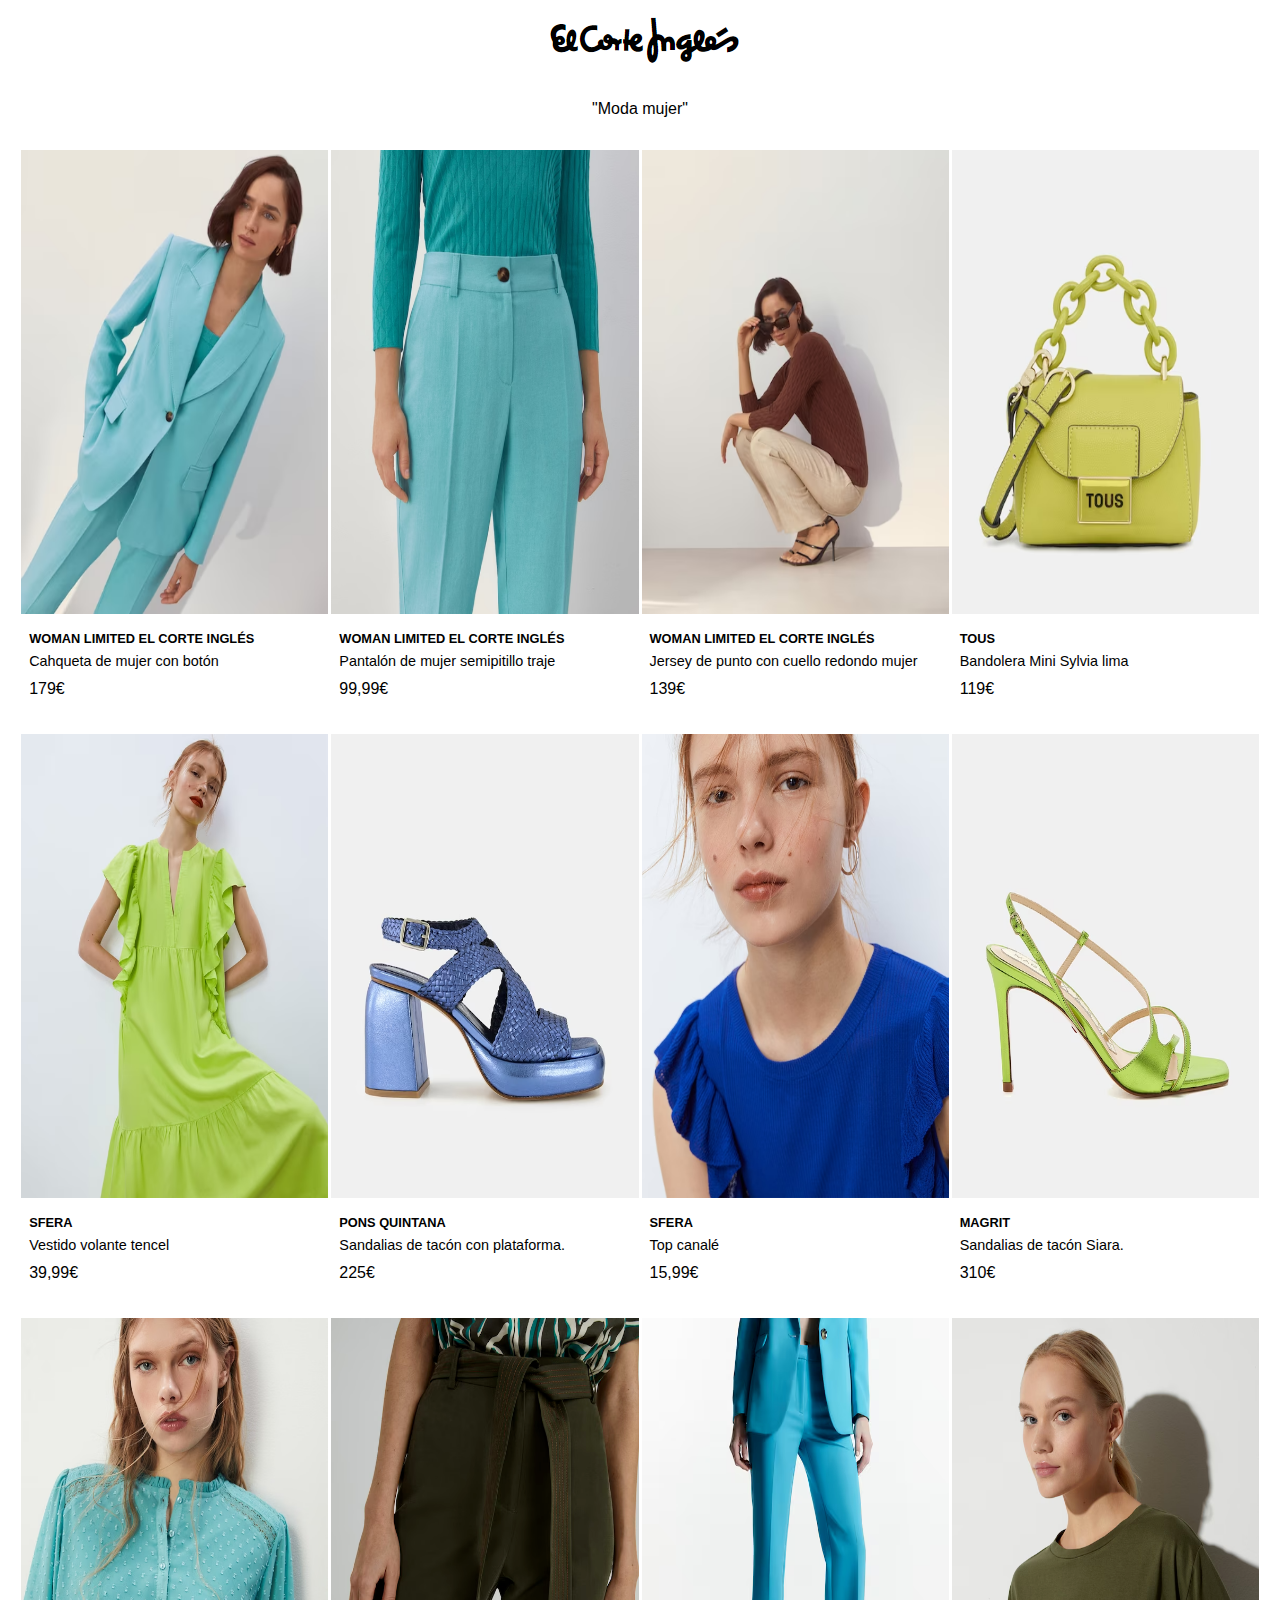
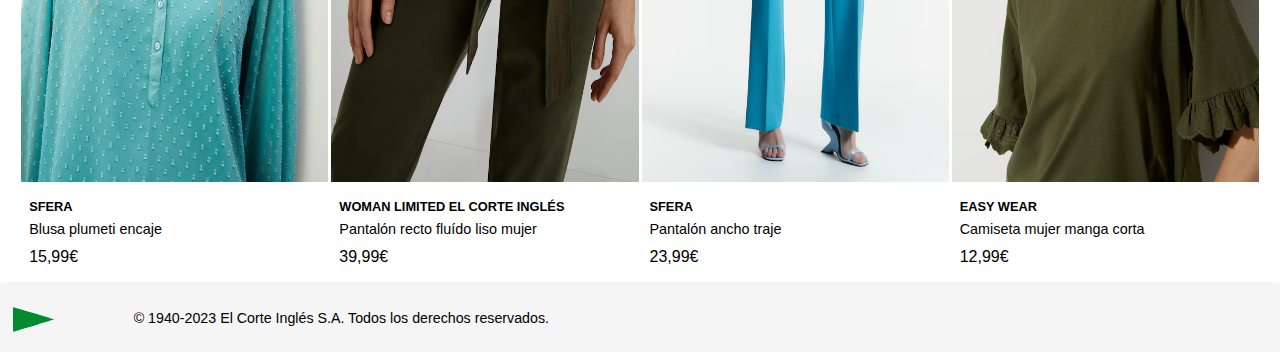
<file: Underwater.html>
<!DOCTYPE html>
<html lang="en">
<head>
    <meta charset="UTF-8">
    <meta http-equiv="X-UA-Compatible" content="IE=edge">
    <meta name="viewport" content="width=device-width, initial-scale=1.0">
    <link rel="stylesheet" type="text/css" href="style.css">
    <title>Document</title>
</head>
<body class="grid-container">
    <header class="header">
        <a href="Index.html">
            <img src="Imagenes/logo-index-mujer.png" class="nuevologo">
        </a>
    </header>
    <nav class="navbarunderwater">
        <p class="modamujertexto">"Moda mujer"</p>
    </nav>
    <main class="main">
        <div class="container-flex">
            <div class="item1">
                <img src="Imagenes/m1.png" class="m1">
                <p class="textm1">WOMAN LIMITED EL CORTE INGLÉS</p>
                <p class="text2m1">Cahqueta de mujer con botón</p>
                <p class="preciom1">179€</p>
            </div>
            <div class="item1">
                <img src="Imagenes/m2.png" class="m1">
                <p class="textm1">WOMAN LIMITED EL CORTE INGLÉS</p>
                <p class="text2m1">Pantalón de mujer semipitillo traje</p>
                <p class="preciom1">99,99€</p>
            </div>
            <div class="item1">
                <img src="Imagenes/m3.png" class="m1">
                <p class="textm1">WOMAN LIMITED EL CORTE INGLÉS</p>
                <p class="text2m1">Jersey de punto con cuello redondo mujer</p>
                <p class="preciom1">139€</p>
            </div>
            <div class="item1">
                <img src="Imagenes/m4.png" class="m1">
                <p class="textm1">TOUS</p>
                <p class="text2m1">Bandolera Mini Sylvia lima</p>
                <p class="preciom1">119€</p>
            </div>
            <div class="item1">
                <img src="Imagenes/m5.png" class="m1">
                <p class="textm1">SFERA</p>
                <p class="text2m1">Vestido volante tencel</p>
                <p class="preciom1">39,99€</p>
            </div>
            <div class="item1">
                <img src="Imagenes/m6.png" class="m1">
                <p class="textm1">PONS QUINTANA</p>
                <p class="text2m1">Sandalias de tacón con plataforma.</p>
                <p class="preciom1">225€</p>
            </div>
            <div class="item1">
                <img src="Imagenes/m7.png" class="m1">
                <p class="textm1">SFERA</p>
                <p class="text2m1">Top canalé</p>
                <p class="preciom1">15,99€</p>
            </div>
            <div class="item1">
                <img src="Imagenes/m8.png" class="m1">
                <p class="textm1">MAGRIT</p>
                <p class="text2m1">Sandalias de tacón Siara.</p>
                <p class="preciom1">310€</p>
            </div>
            <div class="item1">
                <img src="Imagenes/m9.png" class="m1">
                <p class="textm1">SFERA</p>
                <p class="text2m1">Blusa plumeti encaje</p>
                <p class="preciom1">15,99€</p>
            </div>
            <div class="item1">
                <img src="Imagenes/m10.png" class="m1">
                <p class="textm1">WOMAN LIMITED EL CORTE INGLÉS</p>
                <p class="text2m1">Pantalón recto fluído liso mujer</p>
                <p class="preciom1">39,99€</p>
            </div>
            <div class="item1">
                <img src="Imagenes/m11.png" class="m1">
                <p class="textm1">SFERA</p>
                <p class="text2m1">Pantalón ancho traje</p>
                <p class="preciom1">23,99€</p>
            </div>
            <div class="item1">
                <img src="Imagenes/m12.png" class="m1">
                <p class="textm1">EASY WEAR</p>
                <p class="text2m1">Camiseta mujer manga corta</p>
                <p class="preciom1">12,99€</p>
            </div>
            
        </div>
    </main>
    
    <footer class="footerunderwater">
        <div class="cajafoo1">
            <img src="Imagenes/logofooter.png" class="logofooterunderwater">
            <p class="texto-footer-movilunderwater">© 1940-2023 El Corte Inglés S.A. Todos los derechos reservados.</p>
        </div>
        <div class="cajafoo2"></div>
            
       
    </footer>
</body>
</html>
</file>
<file: style.css>
@import url('https://fonts.googleapis.com/css2?family=Barlow:wght@300&family=Libre+Bodoni:ital@1&family=Montserrat&display=swap');
@import url('https://fonts.googleapis.com/css2?family=Libre+Baskerville&display=swap');

html{
    scroll-behavior: smooth;
}

@media only screen and (min-width: 360px) and (max-width: 760px) {



    * {
        -webkit-font-smoothing: antialiased;
        padding: 0;
        margin: 0;
        box-sizing: border-box;
        font-family: sans-serif, Arial, Helvetica;
    }

    .nuevologo {
        width: 50%;
    }

    .contenedor-header {

        width: 100vw;
        height: 300px;
    }

    #t22movil {
        display: block;
        visibility: visible;
        position: absolute;

    }


    #logotipo {

        position: fixed;
        position: absolute;
        left: 4em;
    }

    #cbusqueda {
        position: relative;
        margin-top: 40px;
        right: 27px;
        width: 20px;
        top: 3p7;

    }

    #busqueda {


        width: 100vw;
    }

    #cmenu {
        visibility: hidden;
    }

    .contenedor-nav div {

        display: flex;
        flex-wrap: wrap;
        width: 40px;
        margin-top: 1em;
        justify-content: center;
        flex-direction: row;
        margin-left: .5em;

    }

    #t1-3 {
        display: block !important;
        visibility: visible !important;
        position: absolute;
        margin-top: -6.9em;
        margin-left: -40em;
        display: inline;
    }

    #t1-3 img {
        margin-top: 2em;
        height: 1.5em;
        margin-left: 3.5em;
        width: 1.5em;
    }

    #t1-4 {

        margin-top: -6.8em;
        margin-left: 8em;
        visibility: visible !important;
        display: block !important;
    }

    #t1-4 img {
        width: 1.5em;
        height: 1.5em;
    }

    .container-publi publi1 {
        visibility: hidden;
        flex-wrap: wrap;
        display: flex;
        margin-left: 2.8em;

    }

    #publi1 {
        position: fixed;
        visibility: hidden;


    }

    #publi2 {
        position: fixed;
        visibility: hidden;
    }

    .container-articulosprin {

        flex-wrap: wrap;


    }

    #art1 {
        margin-top: 6em;
        height: 20em;
    }

    #art2 {
        height: 40em;
    }


    #art1-1 {
        width: 300px;
    }

    .container-articulosprin-1 {

        flex-wrap: wrap;
        margin-top: 100em;

    }

    .container-articulosprin3 {

        position: relative;
        top: 55em;
        flex-wrap: wrap;


    }


    .container-articulosprin3 div img {

        margin-top: -3em;
        padding: 40px;
        width: 30em;
    }

    .contenedor-footer {
        display: none !important;
        visibility: hidden;
    }


    /*RESPONSIVE DE MUJER.HTML---------------------------------------*/

    .contenedor-principal-mujer {

        grid-template-columns: repeat(auto-fill, minmax(15rem, 1fr));

    }

    .navbar {

        position: sticky;
        top: 300px;
        z-index: -2;
        margin-bottom: -30px;
    }

    .logo-index-mujer {
        position: fixed;
        position: absolute;
        right: 100px;
        top: 2.7em;
    }

    .contenedor-principal-mujer {
        display: none;
        visibility: hidden;

    }

    .iconos-nav {
        position: absolute;
        left: 200px;
    }

    .contenedor-opciones-mujer {
        right: 70px;
        z-index: -30;
        position: fixed;
    }

    .contenedor-principal-mujer-movil {
        justify-content: center;
        flex-wrap: wrap;
        visibility: visible;
        display: flex;

        width: 100%;
        height: 100em;


    }

    .item1movil-mujer {

        width: 100%;
        height: 30em;


    }

    .mujermovil1 {
        display: block !important;
        height: 65%;
        width: 100%;
        background-size: cover;
    }

    .undermovil {
        display: block !important;
        letter-spacing: 2px;
        font-size: 1.4em;
        margin-top: 1em;
        text-align: center;
        font-weight: bold;
        font-family: 'Libre Bodoni', serif;
    }

    .under2-movil {
        display: block !important;
        margin-top: 2em;
        font-size: .9em;
        text-align: center;
    }

    .under3-movil {
        display: block !important;
        font-size: .9em;
        text-align: center;
    }

    .mujermovil2 {
        display: block !important;
        height: 60%;
        width: 100%;
        background-size: cover;
    }

    .couchel-movil {
        display: block !important;
        position: initial;
        width: 13em;
        height: 6em;
        margin-left: 6em;



    }

    .logowoman-movil {
        margin-top: 1em;
        display: block !important;
        margin-left: 6em;
        position: initial;
        width: 14em;
        height: 6em;

    }

    .contenedor-secundario-mujer {
        display: none;
        visibility: hidden;
    }

    .seccion-logos {
        display: none;

    }

    .imaglogo1 {
        display: none;
    }

    .imaglogo2 {
        display: none;
    }

    .anunciomujer1 {
        display: none;
    }

    .anunciomujer1-movil {
        width: 100%;
        display: block !important;
        position: absolute;
        margin-top: -33em;
        z-index: -30;
    }

    .item4mujer-1-movil {

        display: block !important;

    }

    .item4mujer-1 {
        display: none;
    }

    .vestidos-movil {
        margin-top: -30em;
        width: 100%;
    }

    .designers-movil {
        margin-top: -8em;
        margin-left: 1.7em;
        height: 300px;

    }

    #contenedorpedidomovil {
        visibility: visible;


    }

    /*---------------RESPONSIVE DE HOMBRE--------------*/

    .item1movil-hombre {

        width: 100%;
        height: 30em;


    }

    .hombremovil1 {
        margin-top: 7em;
        display: block !important;
        height: 65%;
        width: 100%;
        background-size: cover;
    }

    .underhombremovil {
        display: block !important;
        letter-spacing: 2px;
        font-size: 1.4em;
        margin-top: 1em;
        text-align: center;
        font-weight: bold;
        font-family: 'Libre Bodoni', serif;
    }

    .underhombre2-movil {
        display: block !important;
        margin-top: 2em;
        font-size: .9em;
        text-align: center;
    }

    .underhombre3-movil {
        display: block !important;
        font-size: .9em;
        text-align: center;
    }

    .hombremovil2 {
        display: block !important;
        height: 60%;
        width: 100%;
        background-size: cover;
    }

    .tucci-movil {
        display: block !important;
        right: 4em;
        position: absolute;
        width: 13em;
        height: 6em;
        right: 6em;

    }

    .sfera-movil {
        margin-top: 1em;
        display: block !important;
        right: 4em;
        position: absolute;
        width: 14em;
        height: 6em;
        right: 6em;
    }

    .contenedor-principal-hombre {
        display: none;
        visibility: hidden;
    }

    .texto1footer li {
        display: none !important;

    }

    .contenedor-secundario-hombre {
        display: none !important;
    }

    .contenedor-principal-hombre-movil {
        display: block !important;
        visibility: visible;
    }

    .iconos-nav {
        display: none !important;

    }

    .dropdown {
        z-index: 30;
        left: .8em;
    }

    .dropdown-content {
        z-index: 30;
    }

    .sfera-movil {
        position: relative;
        z-index: -39;
        margin-left: 12em;
    }

    .tucci-movil {
        position: relative;
        z-index: -39;
        margin-left: 12.3em;
    }

    .footer-movil {
        margin-top: -6em;
        display: block !important;
        visibility: visible;
        background-color: #F0F0F0;
    }

    .contenedor-principal-hombre {
        display: none !important;
        visibility: hidden;
    }

    .contenedor-footer {
        display: none;
        visibility: hidden;
    }

    .seccion-logos {
        display: none !important;
    }

    .contenedor-secundario-hombre {
        display: none !important;
    }

    .texto-footer-movil {
        margin-left: 7em;
        font-size: .7em;
        display: block !important;
        visibility: visible;
        margin-top: -2.5em;
    }

    .logofooter-movil {
        width: 10%;
        margin-top: 2.9em;
        display: block !important;
        visibility: visible;
    }

    /*-----------------RESPONSIVE NIÑOS-------------*/
    .contenedor-principal-infantil {
        display: none !important;
    }

    .contenedor-secundario-infantil {
        display: none !important;
    }

    .dia-movil {
        width: 100%;
    }




}

* {
    padding: 0;
    margin: 0;
    box-sizing: border-box;
    font-family: sans-serif, Arial, Helvetica;
}

header {
    position: sticky;
    top: 0;
    background-color: white;
}

#logotipo {
    flex: 1 0 50px;
    margin-left: 50px;
    margin-top: -7px;
    width: 170px;
    height: auto;
    text-align: center;
}


#imagen-opciones {
    margin-left: 30px;
    width: 50px;
    height: 50px;
}

.Contenedor-Index {

    height: 1000px;
    flex: 1 0 50px;
    display: flex;
    flex-wrap: wrap;
    flex-basis: 100%;
}

.contenedor-header {

    max-height: 300px;
    flex: 1 0 50px;
    flex-wrap: wrap;
    display: flex;
    height: 3.4em;
    width: 100vw;
    background-color: #F5F5F5
}

.container-body {
    display: flex;

}

.contenedor-nav {
    margin-left: 4em;
    flex: 1 0 50px;
    gap: 30px;
    margin-top: 20px;
    align-content: center;
    display: flex;
    width: 100%;
    max-height: 60px;
    /* Cambiar 'height' por 'max-height' */
    background-color: white;
    justify-content: center;
}


#busqueda {
    height: 2em;
    flex: 1 0 50px;
    min-width: 10em;
    width: 25em;
    margin-left: 2em;
    margin-top: .7em;

}

#opciones ul {

    justify-content: flex-start;
    margin-top: 13px;
    margin-left: .1em;

    width: 36em;
}

#opciones ul li {

    padding: 10px;
    margin-top: 20px;
    display: inline;
    list-style: none;
    font-size: .8em;
}

#opciones ul li a {

    flex: 1 0 50px;
    position: relative;
    text-decoration: none;
    color: black;
}

#t1 {
    font-size: 13px;
    letter-spacing: 1px;
    font-family: Arial, sans-serif;
    margin: 0;
    margin-top: 6px;
    text-align: center;
}

#t1-1 {
    font-size: 14px;
    letter-spacing: 1px;
    font-family: Arial, sans-serif;
    margin: 0;
    margin-top: 6px;
    text-align: center;
    font-weight: bold;
}

#t1-2 {
    visibility: hidden;
    font-size: 14px;
    letter-spacing: 1px;
    font-family: Arial, sans-serif;
    margin: 0;
    margin-top: 6px;
    text-align: center;
    font-weight: bold;
}

#t2 {
    margin-left: 90px;
    font-size: 13px;
    letter-spacing: 1px;
    font-family: Arial, sans-serif;

    margin-top: 6px;
    text-align: center;
}

#cmenu {

    gap: 2em;
    padding: 11px;
    display: flex;

    height: 3.3em;
    flex: 1 0;
}

#t2 {

    margin-left: 15em;
}

#t22 {
    margin-top: .4em;
    position: absolute;
    width: 1.2em;
    height: 1.2em;
    margin-left: 42.5em;
}

.container-publi {

    flex-wrap: wrap;
    display: flex;

    margin-left: 2.8em;

}

#publi1 {
    border: 1px solid rgba(23, 23, 23, 0.3);
    width: 90em;

}

#publi2 {
    width: 100vw;
    visibility: hidden;
}

.container-articulosprin {
    flex-wrap: wrap;
    margin-top: 7em;
    display: flex;
    width: 85vw;
    justify-content: center;
    gap: 30px;

    margin-left: 7vw;
}


#art1 {
    height: 27em;

    width: 400px;

}

#text-articulo {
    margin-top: 10px;
    text-align: center;
    font-family: Arial, Helvetica, sans-serif;
    color: red;
    font-weight: bold;
    font-size: 20px;
}

#text-articulo2 {
    margin-top: 5px;
    text-align: center;
    font-family: Arial, Helvetica, sans-serif;
    font-size: 20px;
    letter-spacing: 2px;
}

#text-articulo3 {
    margin-top: 6px;
    text-align: center;
    font-family: Arial, Helvetica, sans-serif;
    font-size: 13px;

}

#text-articulo4 {
    font-weight: bold;
    margin-top: 10px;
    text-align: center;
    font-family: Arial, Helvetica, sans-serif;
    font-size: 13px;

}

.container-articulosprin-1 {
    border: 1px solid black;
    flex-wrap: wrap;
    margin-top: -26em;
    display: flex;
    width: 85vw;
    height: 60em;
    justify-content: center;
    gap: 30px;

    margin-left: 7vw;
}


#art2 {
    height: 25em;

    width: 400px;
}

#art1-1 {

    width: 300px;

}

#mujerop1 {
    position: relative;
}

.Imagenart1 {
    max-width: 100%;
}

.Imagenart2 {
    max-width: 100%;
}

.container-articulosprin2 {
    margin-top: 2em;
    justify-content: flex-start;
    flex-wrap: wrap;
    display: flex;
    width: 85vw;
    height: 60em;
    justify-content: center;
    gap: 50px;
    margin-left: 7vw;
}

#item1 {
    height: 25em;

    width: 25em;
}

#text-articulo {

    text-align: center;
    font-family: Arial, Helvetica, sans-serif;
    color: red;
    font-weight: bold;
    font-size: 20px;
}

#text-articulo2 {

    text-align: center;
    font-family: Arial, Helvetica, sans-serif;
    font-size: 20px;
    letter-spacing: 2px;
}

#text-articulo3 {

    text-align: center;
    font-family: Arial, Helvetica, sans-serif;
    font-size: 13px;

}

#text-articulo4 {
    font-weight: bold;

    text-align: center;
    font-family: Arial, Helvetica, sans-serif;
    font-size: 13px;

}

.container-articulosprin3 {
    margin-top: -20em;

    justify-content: flex-start;

    display: flex;
    width: 85vw;
    height: 40em;
    justify-content: center;
    gap: 3em;
    margin-left: 7vw;
}

.item2 {

    width: 24em;
    height: 25.1em;
}

#imagen {
    height: 400px;
    max-width: 100%;

}

.imagenprin3 {
    height: 400px;
    max-width: 100%;
}

.contenedor-footer {
    margin-top: 55em;
    display: flex;
    width: 100%;
    height: 4em;
    background-color: #F0F0F0;
}

.texto-footer {
    margin-left: -33em;
    margin-top: 2em;
    font-size: .8em;
}

.texto1footer ul li {
    font-weight: bold;
    top: 1.5em;
    font-size: .8em;
    position: relative;
    list-style: none;
    text-decoration: none;
    display: inline;
    margin-left: 3em;
    left: 69em;
}

.logofooter {
    top: .2em;
    position: relative;
    width: 5%;
    height: 90%;
    left: -30em;
}

/*---------------------------------MODA MUJER--------------------------------------------*/

.navbar {
    max-height: 300px;
    flex: 1 0 50px;
    flex-wrap: wrap;
    display: flex;
    height: 8.4em;
}

.logo-index-mujer {
    z-index: -2;

    margin-top: -3em;
    margin-left: 13em;
    background-position: center;
    max-width: 100%;
    width: 200px;
    height: 60px;
}

.contenedor-principal-mujer {


    display: grid;
    max-width: 100%;
    height: 1000px;
    grid-template-columns: repeat(4, 1fr);
    grid-template-rows: repeat(4, 1fr);
    grid-template-areas:
        "item-mujer1"

}

.item-mujer1 {

    background-position: center bottom;
    background-size: cover;
    background-image: url(Imagenes/mujer1.png);
    background-color: tomato;
    grid-column: 1/3;
    grid-row: 1/5;

}

.item-mujer2 {
    background-position: center bottom;
    background-size: cover;
    background-image: url(Imagenes/mujer2.png);
    background-color: brown;
    grid-column: 3/5;
    grid-row: 1/3;

}

.item-mujer3 {
    background-position: center bottom;
    background-size: cover;
    background-image: url(Imagenes/mujer3.png);
    background-color: rgb(155, 118, 111);
    grid-row: 3/5;

}

.item-mujer4 {
    background-position: center bottom;
    background-size: cover;
    background-image: url(Imagenes/zapatos.png);
    background-color: tomato;
    grid-row: 3/5;

}


.contenedor-opciones-mujer {
    z-index: 999;
    display: flex;
    max-width: 260px;
    max-height: 30px;
    text-align: center;
    gap: 50px;
    margin-top: -2.2em;
    margin-left: 41.2%;
    font-family: Arial, Helvetica, sans-serif;
    font-size: 14px;

}

a {
    text-decoration: none;
    color: black;
}

.iconos-nav {
    width: 14em;
    height: 3em;
    margin-right: .7em;
    display: flex;
    margin-top: -3.1em;
    justify-content: center;
    align-items: center;
}

.it1 {
    background-size: cover;
    background-position: center;
    background-image: url(Imagenes/lupa.png);
    height: 100%;
    width: 50%;

}

.it2 {
    background-size: cover;
    background-position: center;
    background-image: url(Imagenes/usuario.png);
    height: 100%;
    width: 50%;

}

.it3 {

    background-position: center bottom;
    background-image: url(Imagenes/like.png);
    height: 100%;
    width: 50%;

}

.it4 {
    background-size: cover;
    background-position: center;
    background-image: url(Imagenes/carrito.png);
    height: 100%;
    width: 50%;

}

.contenedor-secundario-mujer {
    margin-top: .8em;
    display: flex;
    width: 100%;
    height: 35em;
    gap: 10px;

}

.item2mujer-1 {
    background-size: cover;
    background-image: url(Imagenes/mujersec1.png);
    width: 50%;

}

.item2mujer-2 {
    background-size: cover;
    background-image: url(Imagenes/mujersec2.png);
    width: 50%;

}

.seccion-logos {
    display: flex;
    height: 13em;
    width: 100%;
}

.imaglogo1 {
    height: 13em;
    width: 50%;
}

.imaglogo2 {
    height: 13em;
    width: 50%;
}

.couchel {
    margin-top: 1em;
    margin-left: 17em;
    width: 16em;
}

.logowoman {
    margin-top: 1em;
    margin-left: 13em;
    width: 23em;
}

.seccion-logos div p {
    margin-top: 1em;
    margin-left: 22em;
}

.under {
    margin-top: 7em;
    text-align: center;
    font-size: 3em;
    color: white;
    font-family: 'Libre Bodoni', serif;
    font-weight: bold;
}

.under-2 {
    text-align: center;
    font-weight: lighter;
    font-family: Arial, Helvetica, sans-serif;
    color: white;
}

.under-3 {
    text-align: center;
    font-weight: bold;
    font-family: Arial, Helvetica, sans-serif;
    color: white;
}

.texto1-mujer2 {
    margin-top: 4.5em;
    text-align: center;
    font-size: 3em;
    color: white;
    font-family: 'Libre Bodoni', serif;
    font-weight: bold;
}

.texto2-mujer2 {
    text-align: center;
    font-weight: lighter;
    font-family: Arial, Helvetica, sans-serif;
    color: white;
}

.texto3-mujer2 {
    font-size: .9em;
    text-align: center;
    font-weight: bold;
    font-family: Arial, Helvetica, sans-serif;
    color: white;
}

.anunciomujer1 {
    width: 100%;
    height: 240px;
    background-size: cover;
}

.seccion-tercera {
    margin-top: 2em;
    display: flex;
    height: 30em;
    width: 100%;

}

.item3mujer-1 {

    width: 60%;

}

.item4mujer-1 {

    width: 40%;

}

.vestidos {
    margin-left: 8em;
    margin-top: 2.5em;
    background-size: cover;
    width: 100%;
    height: 25em;
}

.designers {
    margin-left: 60em;
    margin-top: -25em;
    height: 60%;
    background-size: cover;
    width: 60%;
}

.mujermovil1 {
    display: none;
}

.anuncio-movil {
    display: none;
    visibility: hidden;
}

.undermovil {
    display: none;
}

.under2-movil {
    display: none;
}

.under3-movil {
    display: none;
}

.couchel-movil {
    display: none;
}

.logowoman-movil {
    display: none;
}

.anunciomujer1-movil {
    display: none;
}

.item4mujer-1-movil {
    display: none;
}

/*----------------------------------MI CUENTA.HTML--------------------------------------------*/
.container-micuenta {

    margin-top: 4em;
    margin-left: 37.1vw;
    display: flex;
    width: 25%;
    height: 80vh;
    gap: 20px;
    flex-direction: column;
}

.logomicuenta {
    margin-left: 10%;
    width: 80%;
    background-position: center;
    background-size: cover;
    background-image: url(Imagenes/micuenta.png);
    height: 6em;

}

.parrafomicuenta {
    margin-left: 3.5em;
    width: 70%;
    text-align: center;
    font-size: 1em;
}

.p1 {
    font-size: 1.5em;
    font-weight: bold;
    font-family: Arial, Helvetica, sans-serif;
}

.formulario {
    font-size: .8em;
    margin-top: 2em;
    margin-left: 5em;
    width: 70%;
    height: 9em;
}


.numpedido {
    height: 3em;
    width: 92%;
}

.correo {

    height: 3em;
    width: 92%;
}

.botonmicuenta {
    font-weight: bold;
    margin-top: 5em;
    margin-left: .2em;
    background-color: black;
    color: white;
    width: 90%;
    height: 3.5em;

}

.textoproblemacontra {
    font-size: .9em;
    position: absolute;
    margin-top: 1.5em;
    margin-left: 7em;
}

.botonmicuenta2 {
    border: 1px solid black;
    font-weight: bold;
    margin-top: .8em;
    margin-left: .2em;
    background-color: rgb(255, 255, 255);
    color: rgb(0, 0, 0);
    width: 90%;
    height: 3.5em;

}


.footermicuenta {
    font-size: .9em;
    text-align: center;
    margin-top: 4em;
}

.footermicuentapng {
    position: absolute;
    width: 30%;
    right: 37em;
}

.contenedor-footer-mujer {
    margin-top: 5em;
    display: flex;
    width: 100%;
    height: 4em;
    background-color: #F0F0F0;
}

/*-------------------------------------MODA HOMBRE---------------------------------------------*/
.logo-index-hombre {
    width: 13%;
    position: fixed;
    position: absolute;
    right: 41.5em;
    bottom: 3.5em
}

.contenedor-principal-hombre {
    display: grid;
    max-width: 100%;
    height: 1000px;
    grid-template-columns: repeat(4, 1fr);
    grid-template-rows: repeat(4, 1fr);
    grid-template-areas:
        "item-mujer1"


}

.item-hombre1 {

    background-position: center bottom;
    background-size: cover;
    background-image: url(Imagenes/hombre1.png);
    background-color: tomato;
    grid-column: 1/3;
    grid-row: 1/5;

}

.item-hombre2 {
    background-position: center bottom;
    background-size: cover;
    background-image: url(Imagenes/hombre2.jpeg);
    background-color: brown;
    grid-column: 3/5;
    grid-row: 1/3;

}

.item-hombre3 {
    background-position: center bottom;
    background-size: cover;
    background-image: url(Imagenes/zapatoshombre.png);
    background-color: rgb(155, 118, 111);
    grid-row: 3/5;

}

.item-hombre4 {
    background-position: center bottom;
    background-size: cover;
    background-image: url(Imagenes/hombre3.png);
    background-color: tomato;
    grid-row: 3/5;

}

#t1-3 {
    display: none;
    visibility: hidden;
}

.contenedor-secundario-hombre {

    margin-top: 1.6em;
    display: flex;
    width: 100%;
    height: 35em;
    column-gap: 2em;

}

.item2hombre-1 {

    background-size: cover;
    background-image: url(Imagenes/hombresec1.png);
    width: 50%;
    margin-left: 9em;
    height: 90%;

}

.item2hombre-2 {
    background-size: cover;
    background-image: url(Imagenes/hombresec2.png);
    width: 50%;
    padding: 3em;
    margin-right: 8em;
    height: 90%;
    margin-left: 2em;
}

.tuccilogo {
    margin-top: -3em;
    margin-left: 20em;
    width: 17em;
    height: 10em;
}

.sferalogo {
    margin-top: -2em;
    margin-left: 14em;
    width: 16em;
}

.hombretextucci {
    position: absolute;
    left: 4em;
    margin-left: 2em;
}

.hombretextsfera {
    position: absolute;
    margin-left: 314px;

}




.dropbtn {
    background-image: url("Imagenes/menu.png");
    background-size: cover;
    margin-top: -2em;
    margin-left: 2em;
    position: fixed;
    color: white;
    padding: 12px;
    font-size: 16px;
    border: none;
    cursor: pointer;
}

.dropbtn:hover,
.dropbtn:focus {}

.dropdown {
    position: relative;
    display: inline-block;
}

.dropdown-content {
    display: none;
    position: absolute;
    background-color: white;
    min-width: 160px;
    overflow: auto;
    box-shadow: 0px 8px 16px 0px rgba(0, 0, 0, 0.2);
    z-index: 1;
}

.dropdown-content a {
    color: black;
    padding: 12px 16px;
    text-decoration: none;
    display: block;
}

.dropdown a:hover {
    background-color: white;
}

.show {
    display: block;
}

.contenedor-footer-hombre {
    margin-top: 5em;
    display: flex;
    width: 100%;
    height: 4em;
    background-color: #F0F0F0;
}

.contenedor-principal-hombre-movil {
    display: none;
}

/*-------------------------MODA INFANTIL.HTML------------------*/
.logo-index-infantil {
    width: 13%;
    position: fixed;
    position: absolute;
    right: 41.5em;
    bottom: 3.5em
}

.contenedor-principal-infantil {
    display: grid;
    max-width: 100%;
    height: 1000px;
    grid-template-columns: repeat(4, 1fr);
    grid-template-rows: repeat(4, 1fr);
    grid-template-areas:
        "item-mujer1"


}

.item-infantil1 {

    background-position: center top;
    background-size: cover;
    background-image: url(Imagenes/niños1.png);
    grid-column: 1/5;
    grid-row: 1/3;


}

.item-infantil2 {
    background-position: center bottom;
    background-size: cover;
    background-image: url(Imagenes/zapatosniños.png);
    grid-column: 1/3;
    grid-row: 3/5;


}



.item-infantil3 {
    background-position: center bottom;
    background-size: cover;
    background-image: url(Imagenes/niños2.png);
    grid-column: 3/5;
    grid-row: 3/5;

}





.contenedor-secundario-infantil {

    margin-top: 1.6em;
    display: flex;
    width: 100%;
    height: 35em;
    column-gap: 2em;

}

.item2infantil-1 {

    background-size: cover;
    background-image: url(Imagenes/hombresec1.png);
    width: 50%;
    margin-left: 9em;
    height: 90%;

}

.item2infantil-2 {
    background-size: cover;
    background-image: url(Imagenes/hombresec2.png);
    width: 50%;
    padding: 3em;
    margin-right: 8em;
    height: 90%;
    margin-left: 2em;
}

.tuccilogo {
    margin-top: -3em;
    margin-left: 20em;
    width: 17em;
    height: 10em;
}

.sferalogo {
    margin-top: -2em;
    margin-left: 14em;
    width: 16em;
}

.infantiltextucci {
    position: absolute;
    left: 4em;
    margin-left: 2em;
}

.infantiltextsfera {
    position: absolute;
    margin-left: 314px;

}

#t1-4 {
    visibility: hidden;
    display: none;
}

.underniño {
    margin-top: 9em;
    margin-left: 42em;
    font-size: 1.5em;
    color: rgb(0, 0, 0);
    font-family: 'Libre Bodoni', serif;
    font-weight: bold;
}

.underniño-2 {
    font-size: .9em;
    margin-left: 70em;
    font-weight: lighter;
    font-family: Arial, Helvetica, sans-serif;
    color: rgb(0, 0, 0);
}

.underniño-3 {
    font-size: .9em;
    margin-left: 70em;
    font-weight: bold;
    font-family: Arial, Helvetica, sans-serif;
    color: rgb(2, 1, 1);
}

.underniño2 {
    margin-top: 9em;
    text-align: center;
    font-size: 1.5em;
    color: rgb(255, 255, 255);
    font-family: 'Libre Bodoni', serif;
    font-weight: bold;
}

.underniño-22 {
    font-size: .9em;
    text-align: center;
    font-weight: lighter;
    font-family: Arial, Helvetica, sans-serif;
    color: rgb(255, 255, 255);
}

.underniño-36 {
    font-size: .9em;
    text-align: center;
    font-weight: bold;
    font-family: Arial, Helvetica, sans-serif;
    color: rgb(253, 253, 253);
}

.underniño3 {
    margin-top: 9em;
    text-align: center;
    font-size: 1.5em;
    color: rgb(0, 0, 0);
    font-family: 'Libre Bodoni', serif;
    font-weight: bold;
}

.underniño-23 {
    font-size: .9em;
    text-align: center;
    font-weight: lighter;
    font-family: Arial, Helvetica, sans-serif;
    color: rgb(0, 0, 0);
}

.underniño-33 {
    font-size: .9em;
    text-align: center;
    font-weight: bold;
    font-family: Arial, Helvetica, sans-serif;
    color: rgb(0, 0, 0);
}

.item2infantil-1 {
    background-size: cover;
    background-image: url(Imagenes/niñas3.png);
    width: 50%;

}

.item2infantil-2 {
    background-size: cover;
    background-image: url(Imagenes/niñas4.png);
    width: 50%;

}

.infantiltextcoco {
    position: relative;
    left: -40px;

}

.infantiltextdia {
    position: relative;
    left: 2.5em;

}

.dialogo {
    margin-top: -2em;
    margin-left: 16em;
    height: 50%;
    width: 50%;
}

.footer-movil {
    display: none;
    visibility: hidden;
}

#contenedorpedidomovil {
    display: none !important;
    visibility: hidden;
}

.grid-container>* {
    border-radius: 4px;

    text-align: center;
}

body {
    min-height: 100%;
}

html {
    height: 100%;
}





/*------------COMPRAS INTERNAAAAAASSS----------------*/

.grid-container {
    display: grid;
    grid-template-areas:
        "header"
        "navbar"
        "main"
        "footer"
    ;
}

.grid-container>* {
    border-radius: 4px;

    text-align: center;
}

header {
    grid-area: header;
    position: fixed;
    top: 0;
    left: 0;
    width: 100%;
    background-color: #ffffff;
    z-index: 100;

}

.navbarunderwater {
    grid-area: navbar;

}

.main {
    grid-area: main;

}

.footerunderwater {
    display: flex;
    top: 100px;
    position: relative;
    grid-area: footer;
    background-color: #F5F5F5
}

.logofooterunderwater {
    position: absolute;
    margin-top: .3em;
    left: 0em;
}

.cajafoo1 {

    height: 100%;
    width: 50%;
}

.texto-footer-movilunderwater {
    font-size: .89em;
    position: relative;
    margin-top: 2em;
    margin-right: 0em;
    margin-left: 3em
}

/*---------------------RESPONSIVE DE TELEFONOSSSSSSSSSSSSSSSSSSSSSS-------------------------*/
@media only screen and (min-width: 0px) and (max-width: 760px) {
    .grid-container {
        grid-template:
            "header header" 100px
            "navbar navbar" 50px
            "main   main" auto
            "footer footer" 70px;
    }

    .container-flex {

        flex-wrap: wrap !important;
        column-gap: 100px !important;
    }

    .item1 {

        width: 95% !important;
    }

    .texto-footer-movilunderwater {
        margin-top: 3.2em;
        font-size: .6em;
        margin-right: -20em;
    }

    header {
        grid-area: header;
        position: fixed;
        top: 0;
        left: 0;
        width: 100%;
        background-color: #ffffff;
        z-index: 100;

    }


    .container-micuenta {
        width: 90%;
        position: absolute;
        left: -8.4em;

    }

    .logomicuenta {
        margin-left: 10%;
        width: 80%;
        background-position: center;
        background-size: cover;
        background-image: url(Imagenes/micuenta.png);
        height: 6em;

    }

    .parrafomicuenta {
        margin-left: 3.5em;
        width: 70%;
        text-align: center;
        font-size: 1em;
    }

    footer div p {
        margin-top: 2em;
        margin-left: -1em;
        font-size: .8em;
    }

    .p1 {
        font-size: 1.5em;
        font-weight: bold;
        font-family: Arial, Helvetica, sans-serif;
    }

    .formulario {
        font-size: .8em;
        margin-top: 2em;
        margin-left: 5em;
        width: 70%;
        height: 9em;
    }


    .numpedido {
        height: 3em;
        width: 92%;
    }

    .correo {

        height: 3em;
        width: 92%;
    }

    .botonmicuenta {
        font-weight: bold;
        margin-top: 5em;
        margin-left: .2em;

        color: white;
        width: 90%;
        height: 3.5em;

    }

    .footermicuenta {
        width: 100%;


        margin-top: 55em;
        position: absolute;
        font-size: .9em;
        text-align: center;

    }

    .footermicuentapng {
        position: absolute;
        width: 30%;
        right: 37em;
    }

    .contenedor-footer-mujer {
        margin-top: 5em;
        display: flex;
        width: 100%;
        height: 4em;
        background-color: #F0F0F0;
    }

}


.grid-container {

    grid-template:
        "header header header" 100px
        "navbar navbar navbar" 50px
        "main   main   main" auto
        "footer footer footer" 70px;
}

.container-flex {

    flex-wrap: wrap;
    display: flex;
    flex-direction: row;
    justify-content: center;
    row-gap: 120px;
    column-gap: 3px;
    width: 100%;

}

.item1 {
    height: 29em;
    width: 24%;
}


.m1 {
    height: 100%;
    width: 100%;
}

.preciom1 {
    margin-left: 8px;
    margin-top: .7em;
    font-family: Arial, Helvetica, sans-serif;
    text-align: left;
}

.textm1 {
    margin-left: 8px;
    margin-top: 1em;
    font-size: .8em;
    font-weight: bolder;
    font-family: Arial, Helvetica, sans-serif;
    text-align: left;
}

.text2m1 {
    margin-left: 8px;
    font-size: .9em;
    margin-top: .5em;
    font-family: Arial, Helvetica, sans-serif;
    text-align: left;
}
</file>
